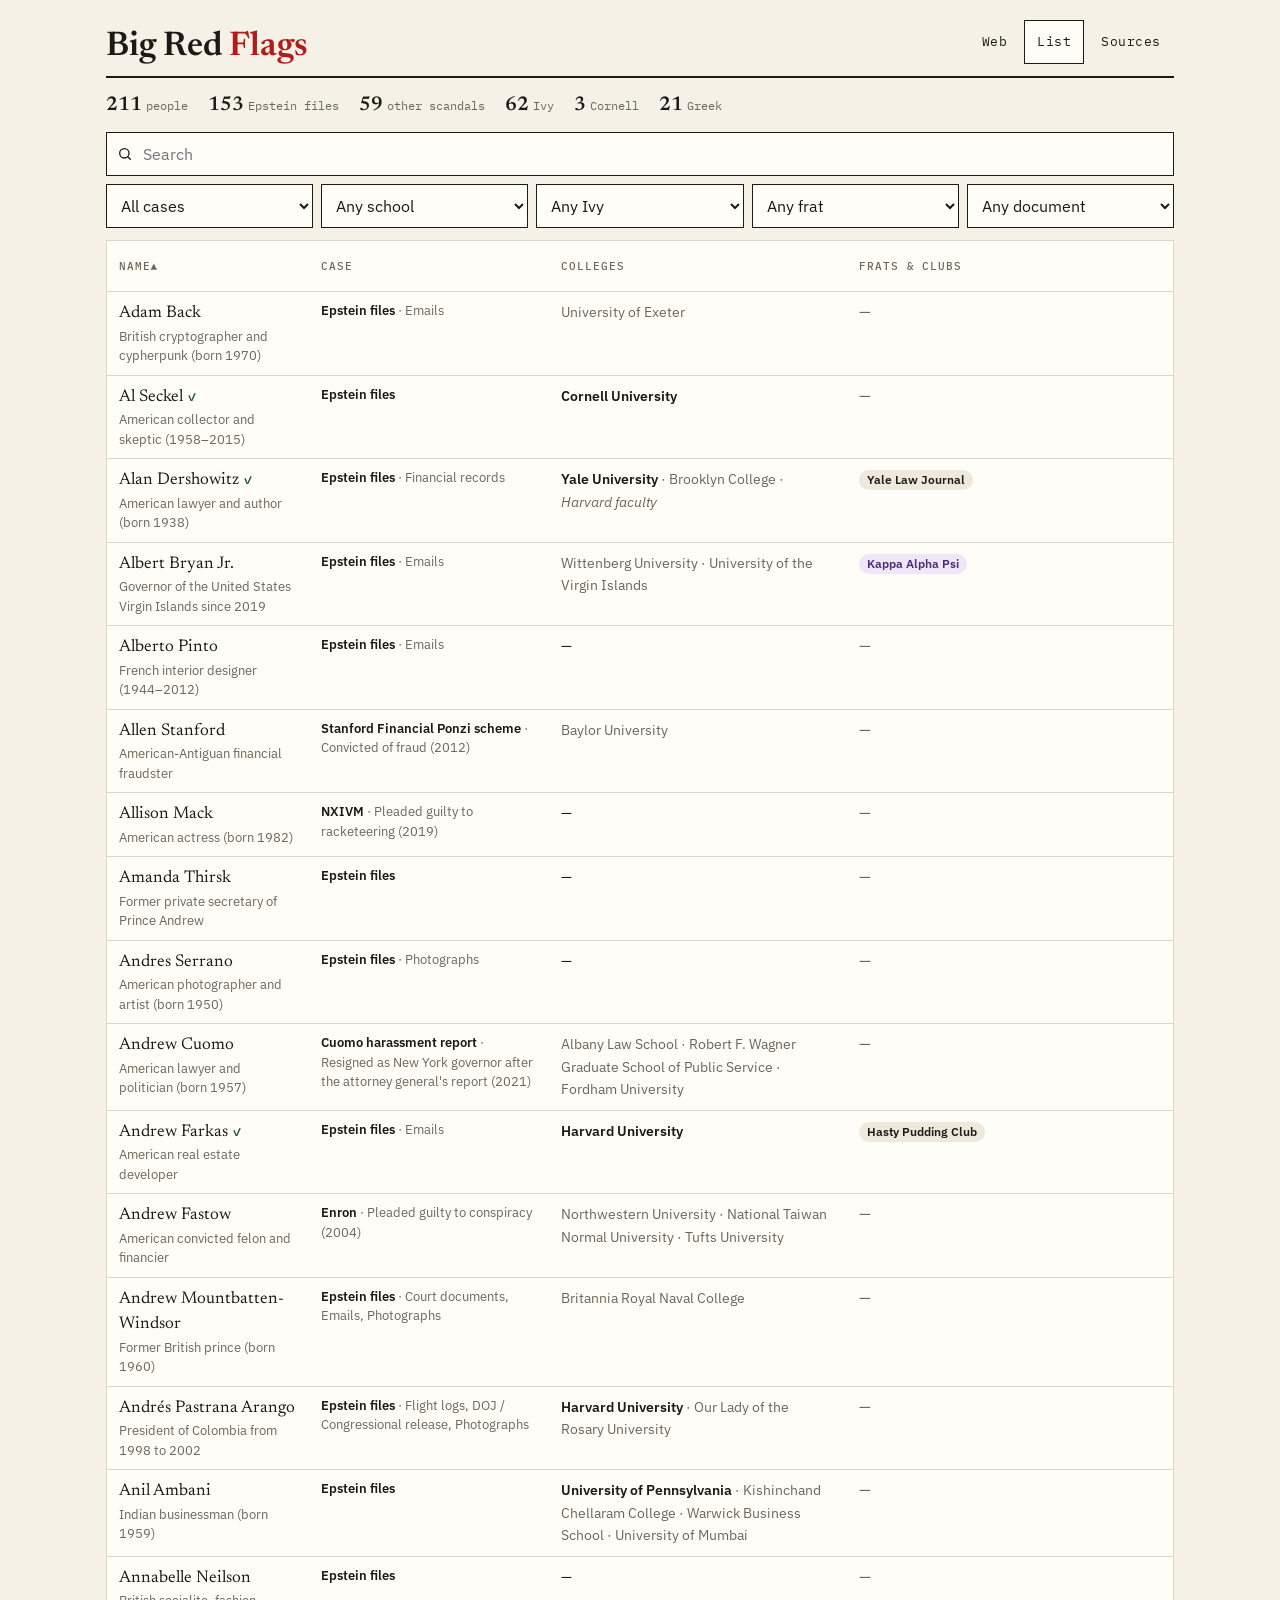
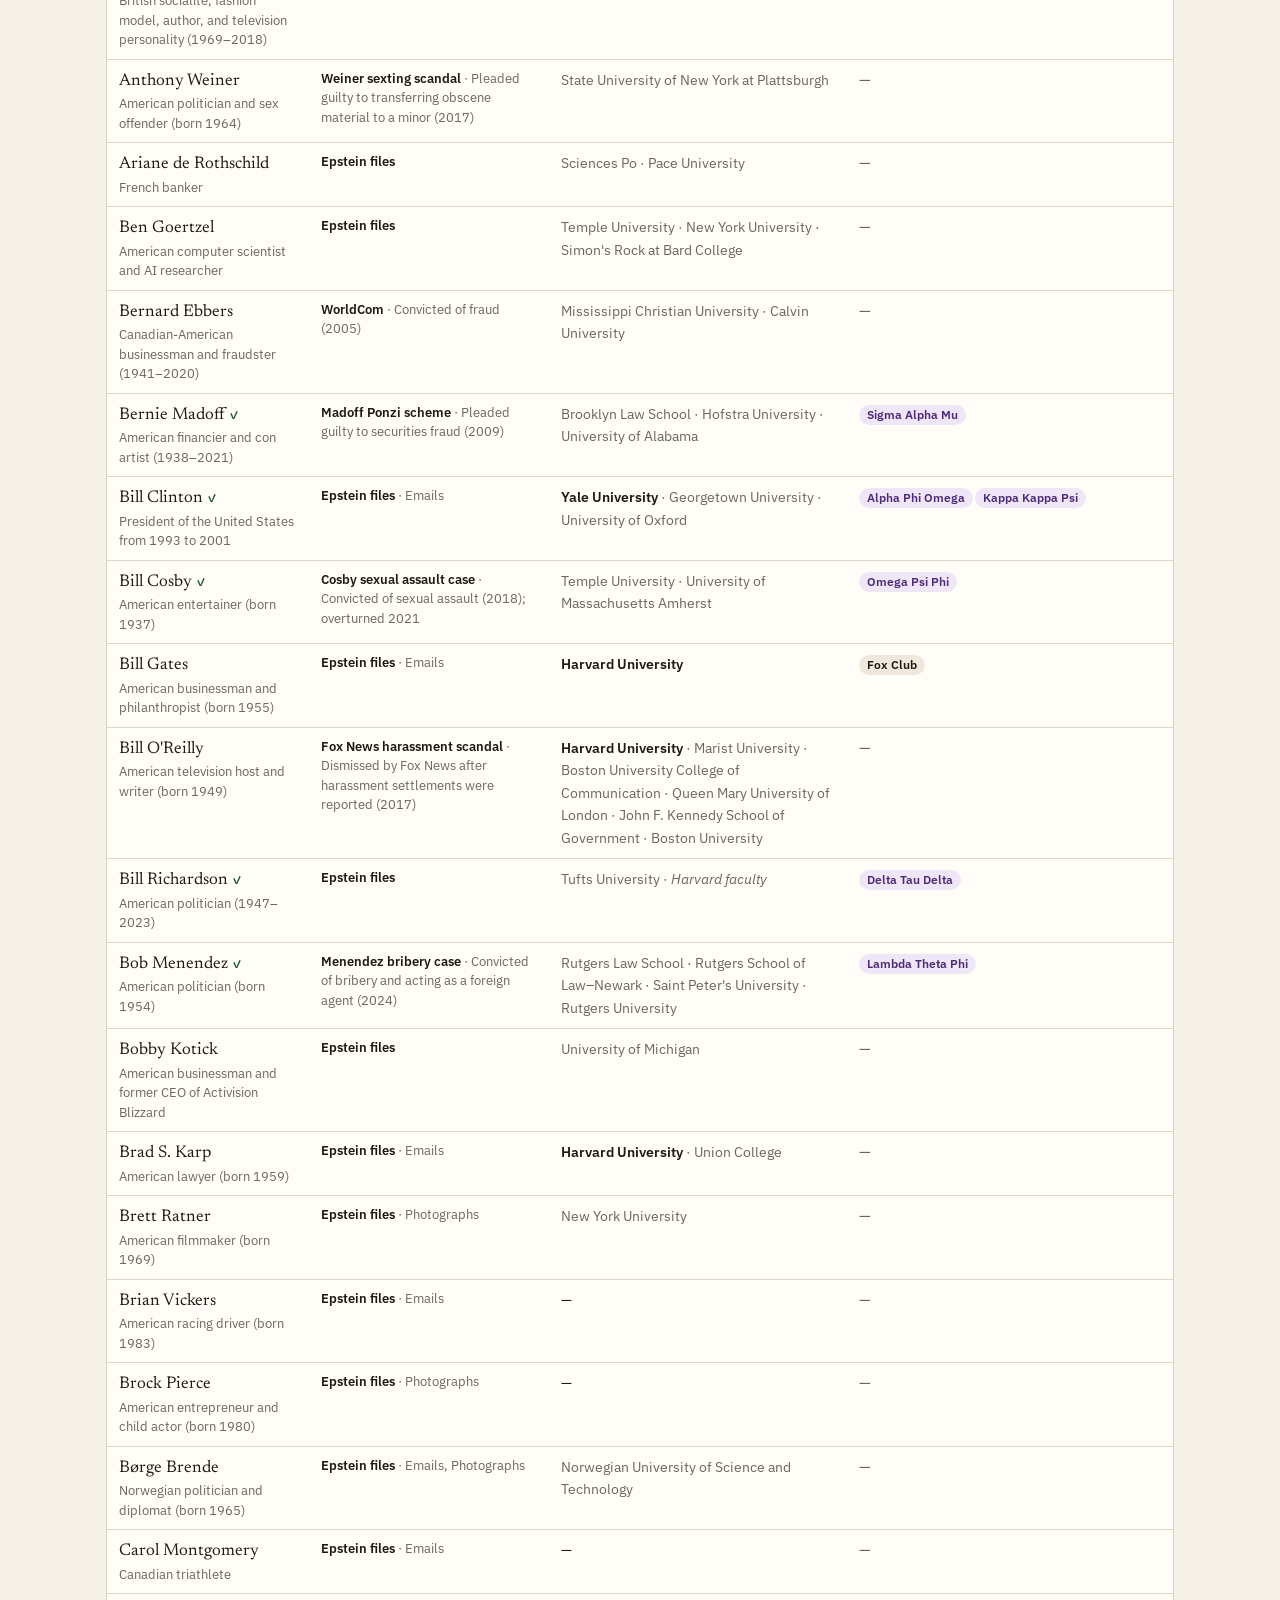
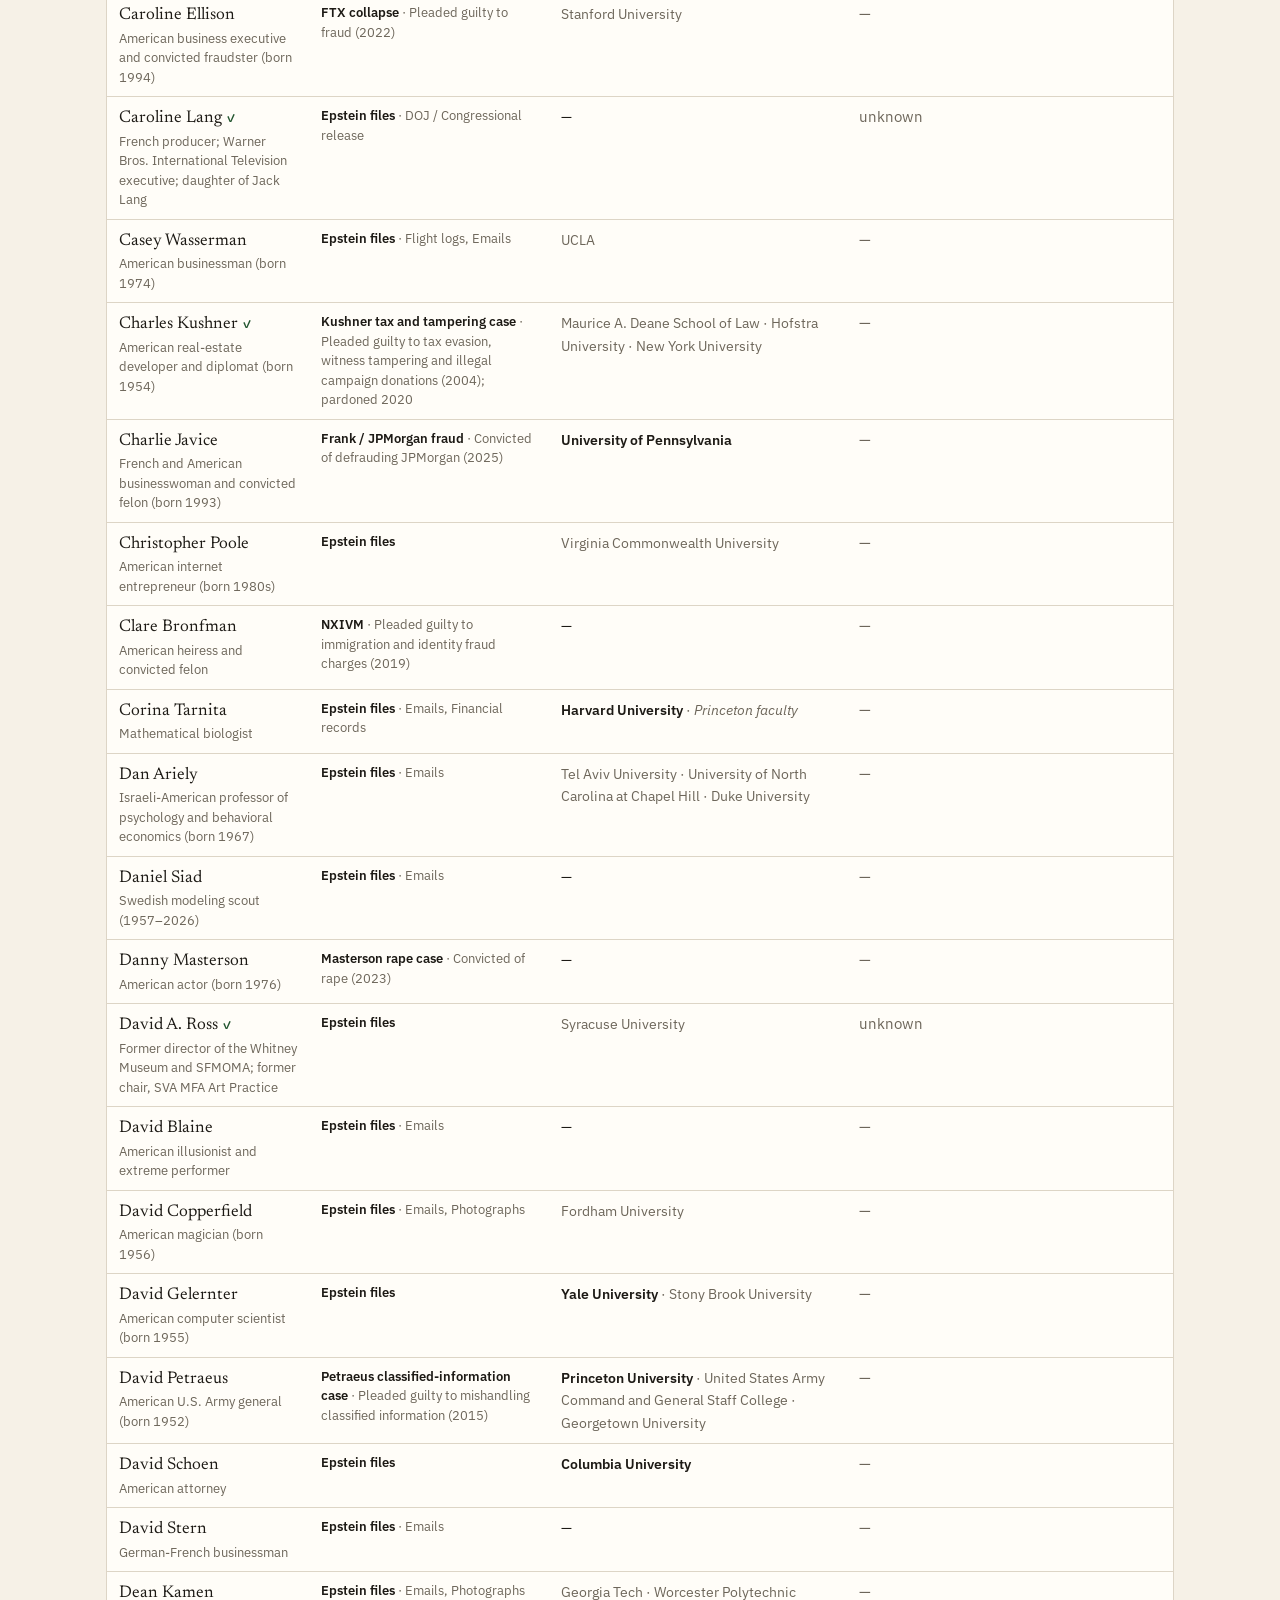
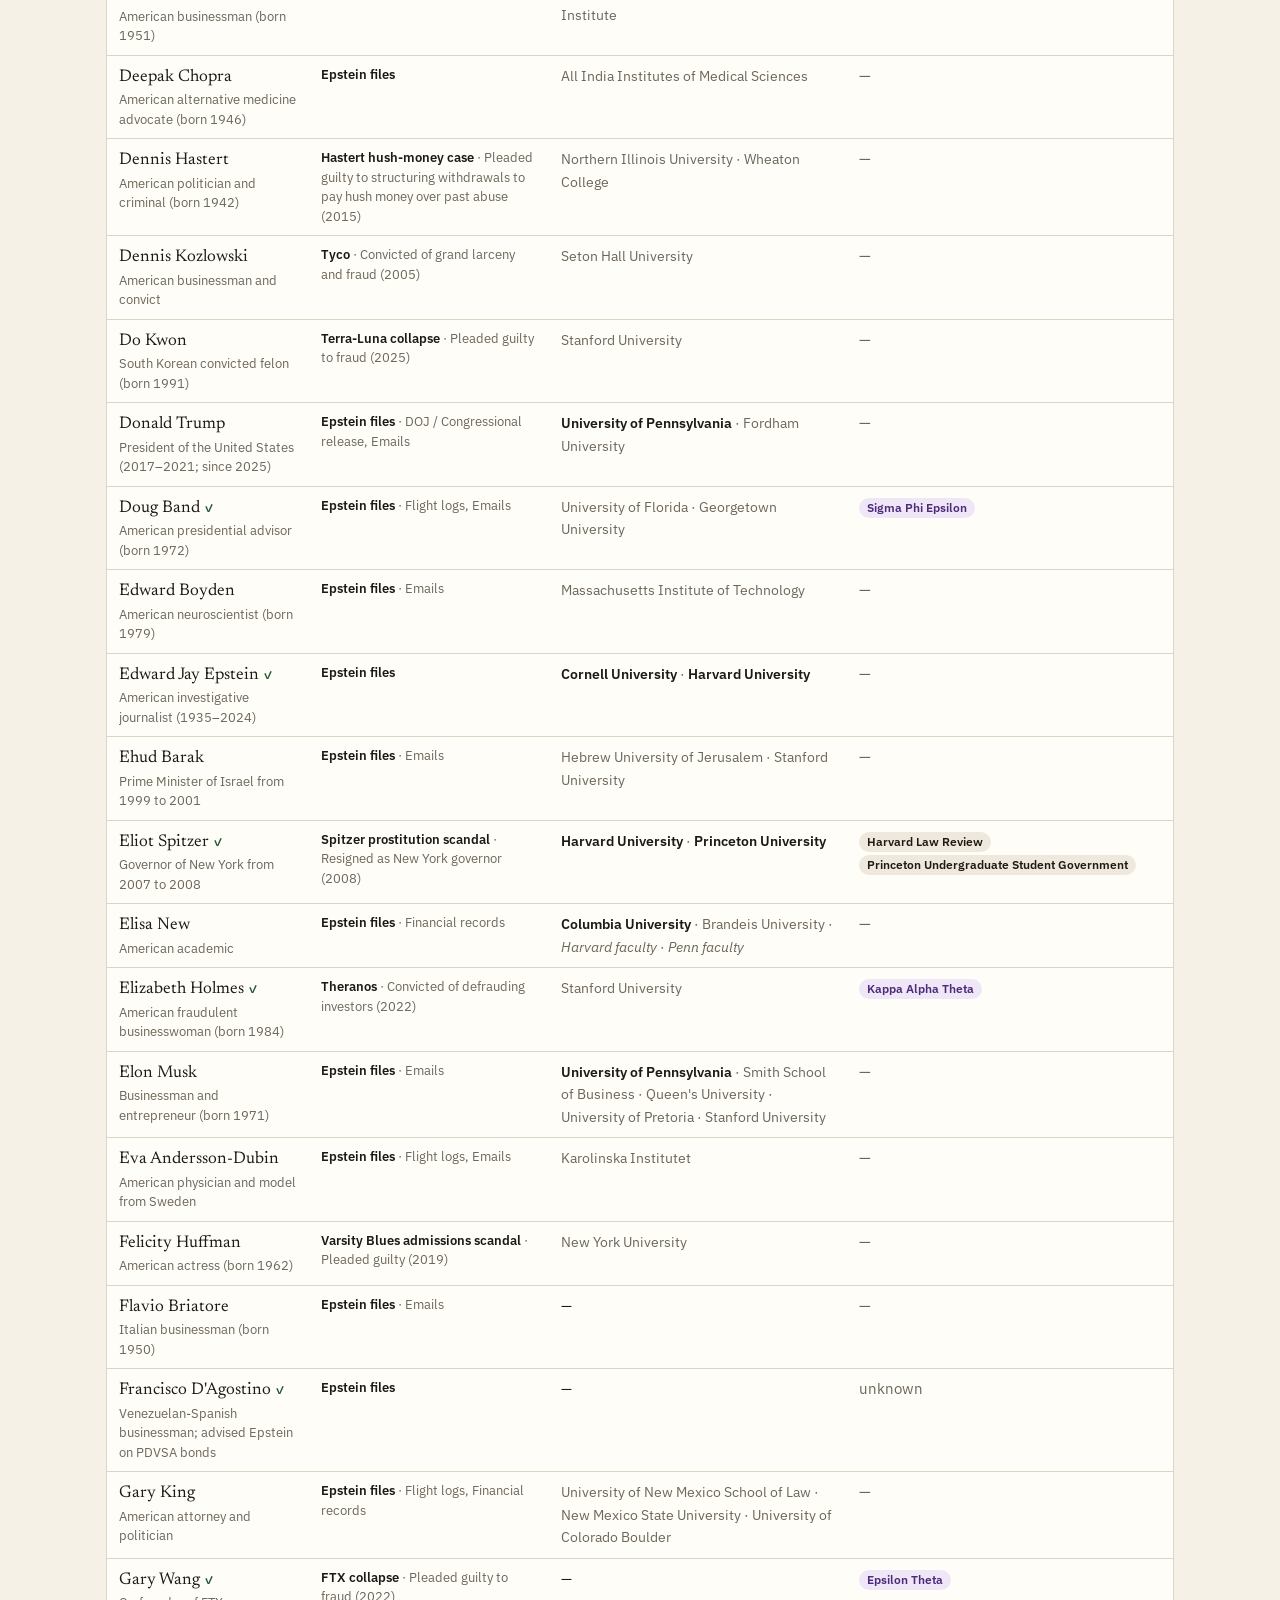
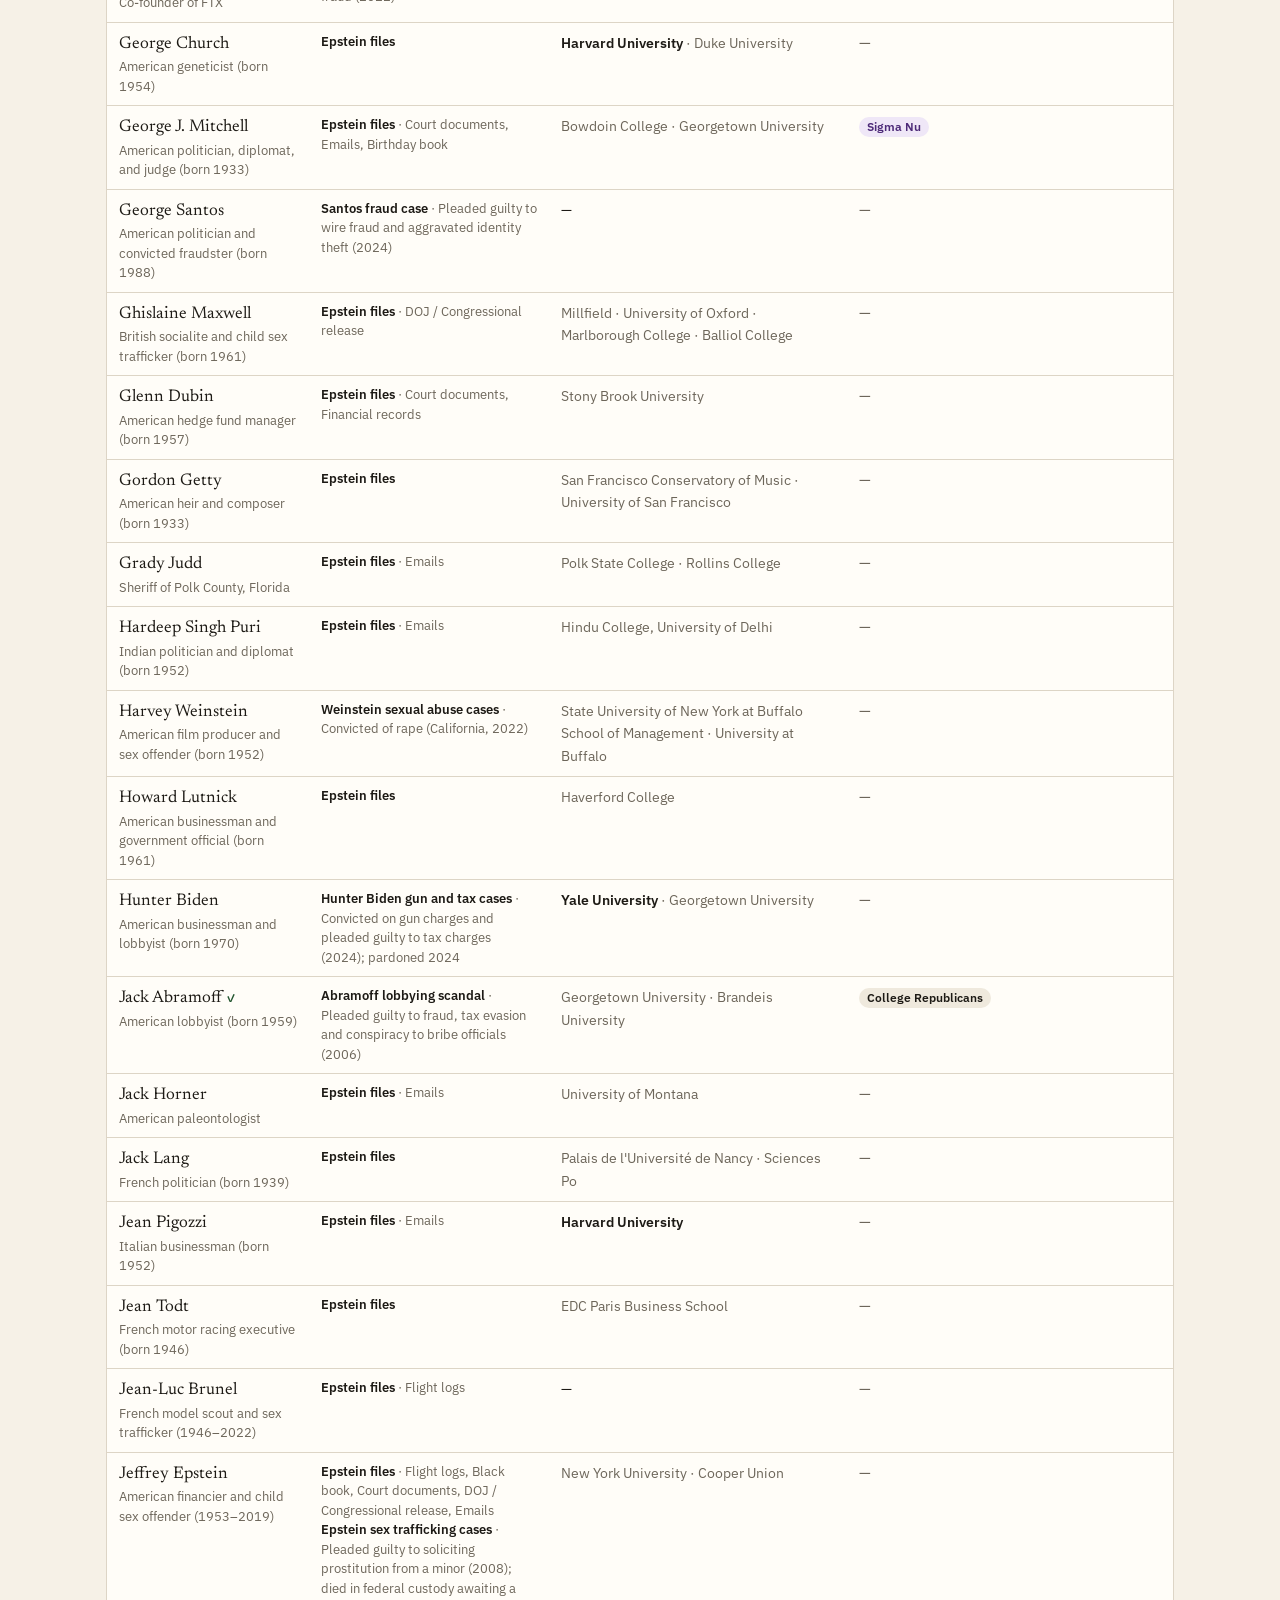
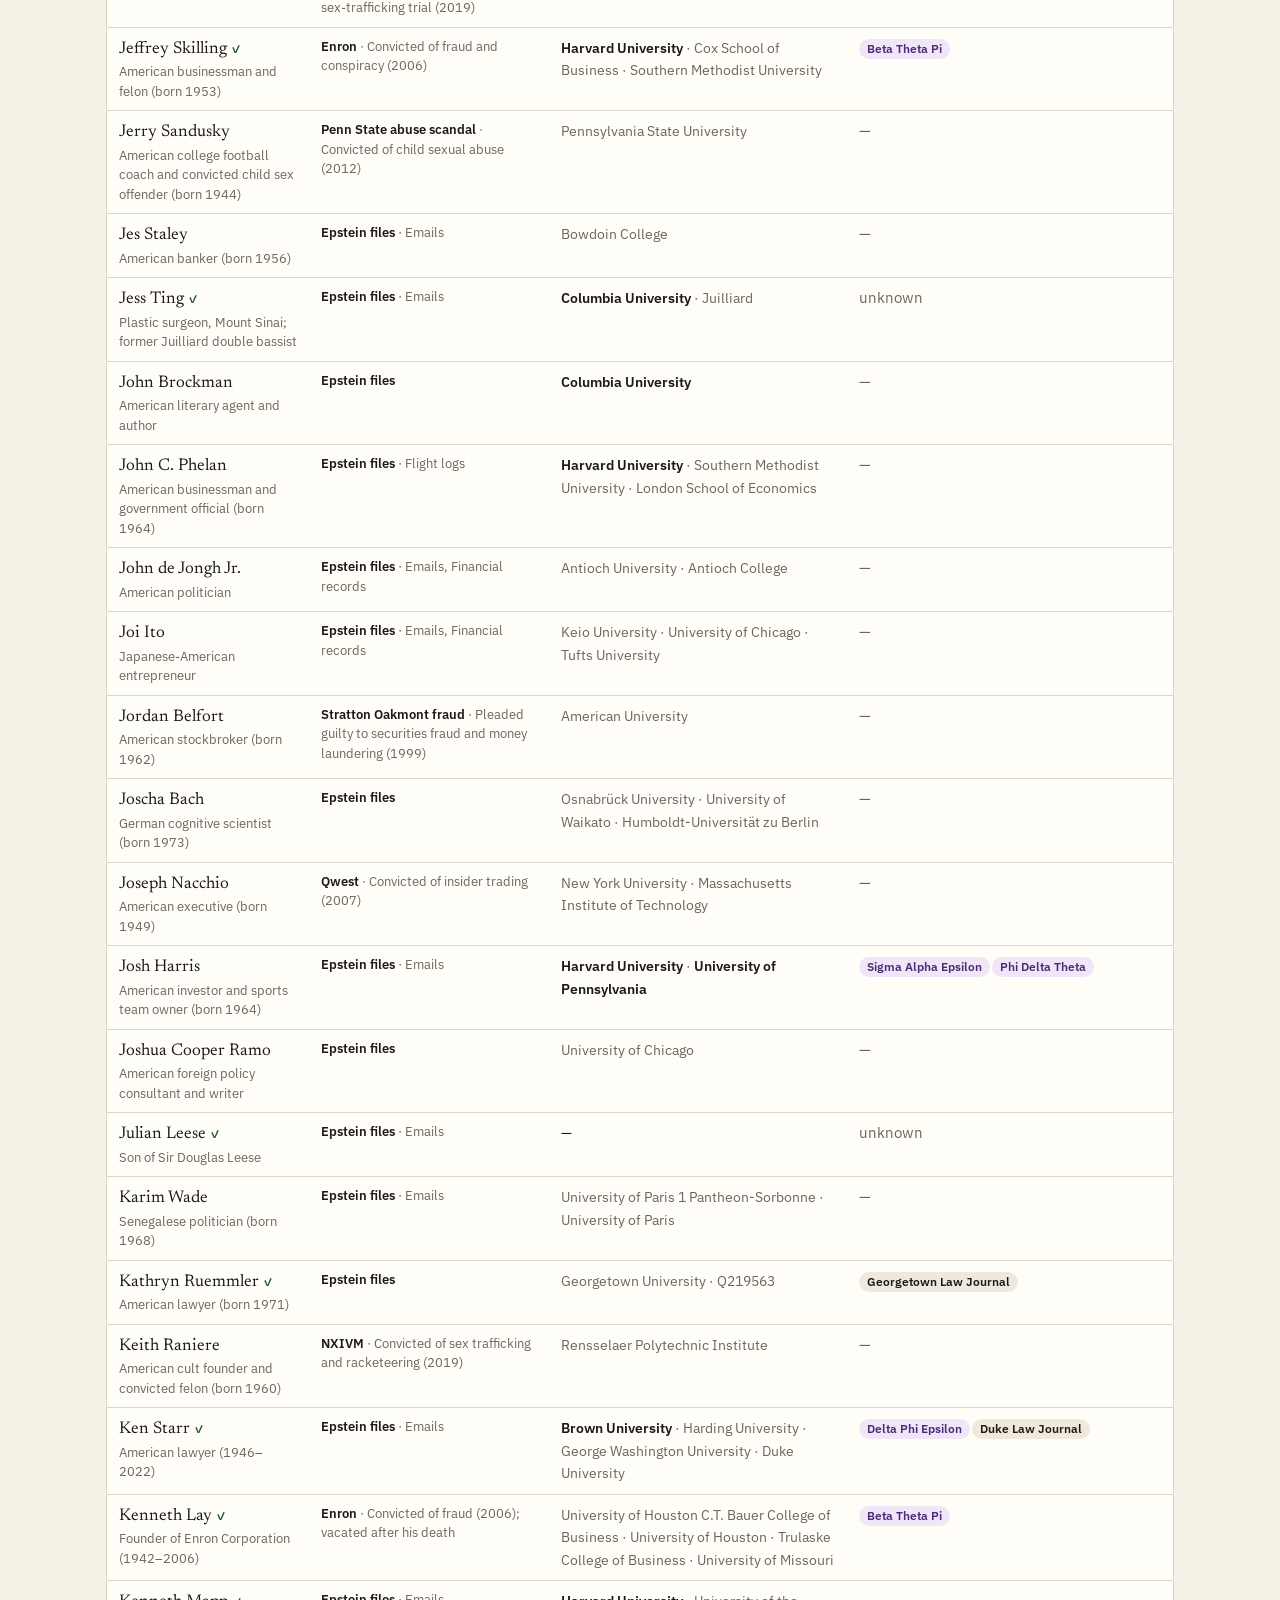
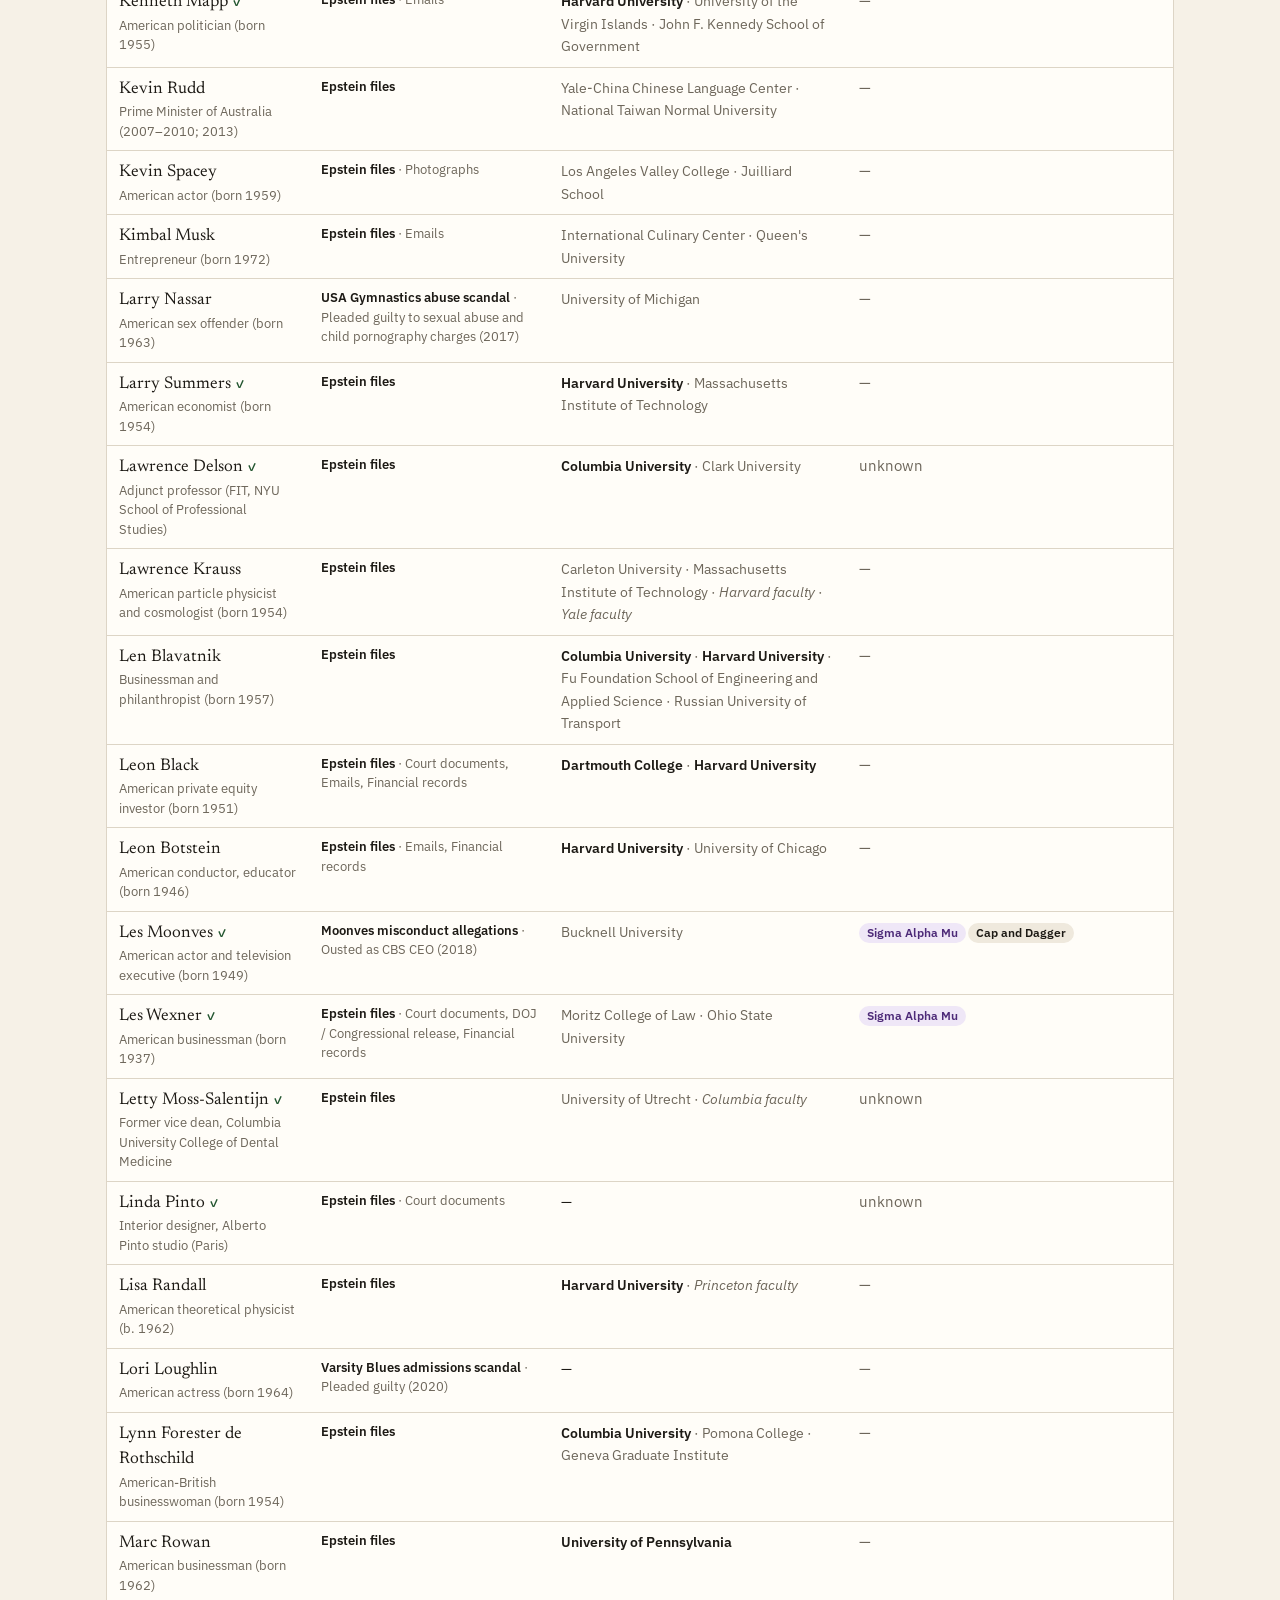
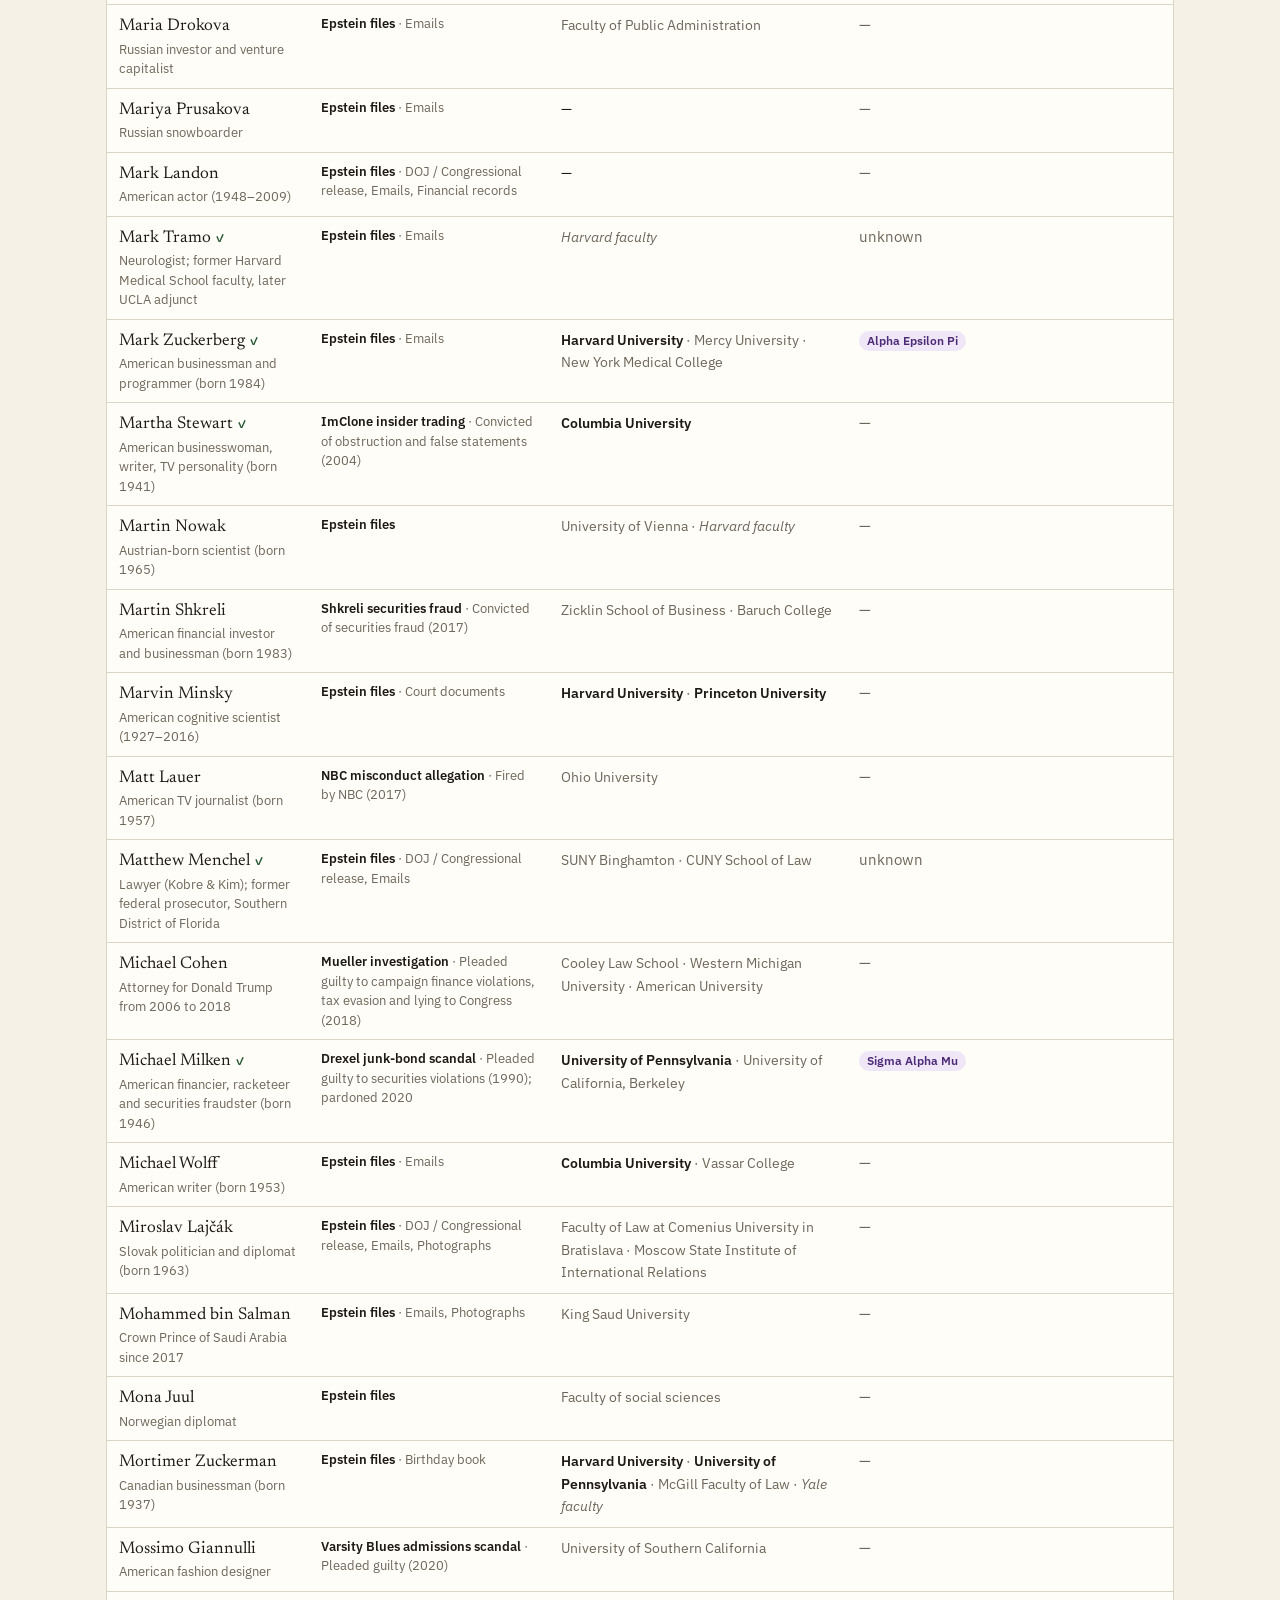
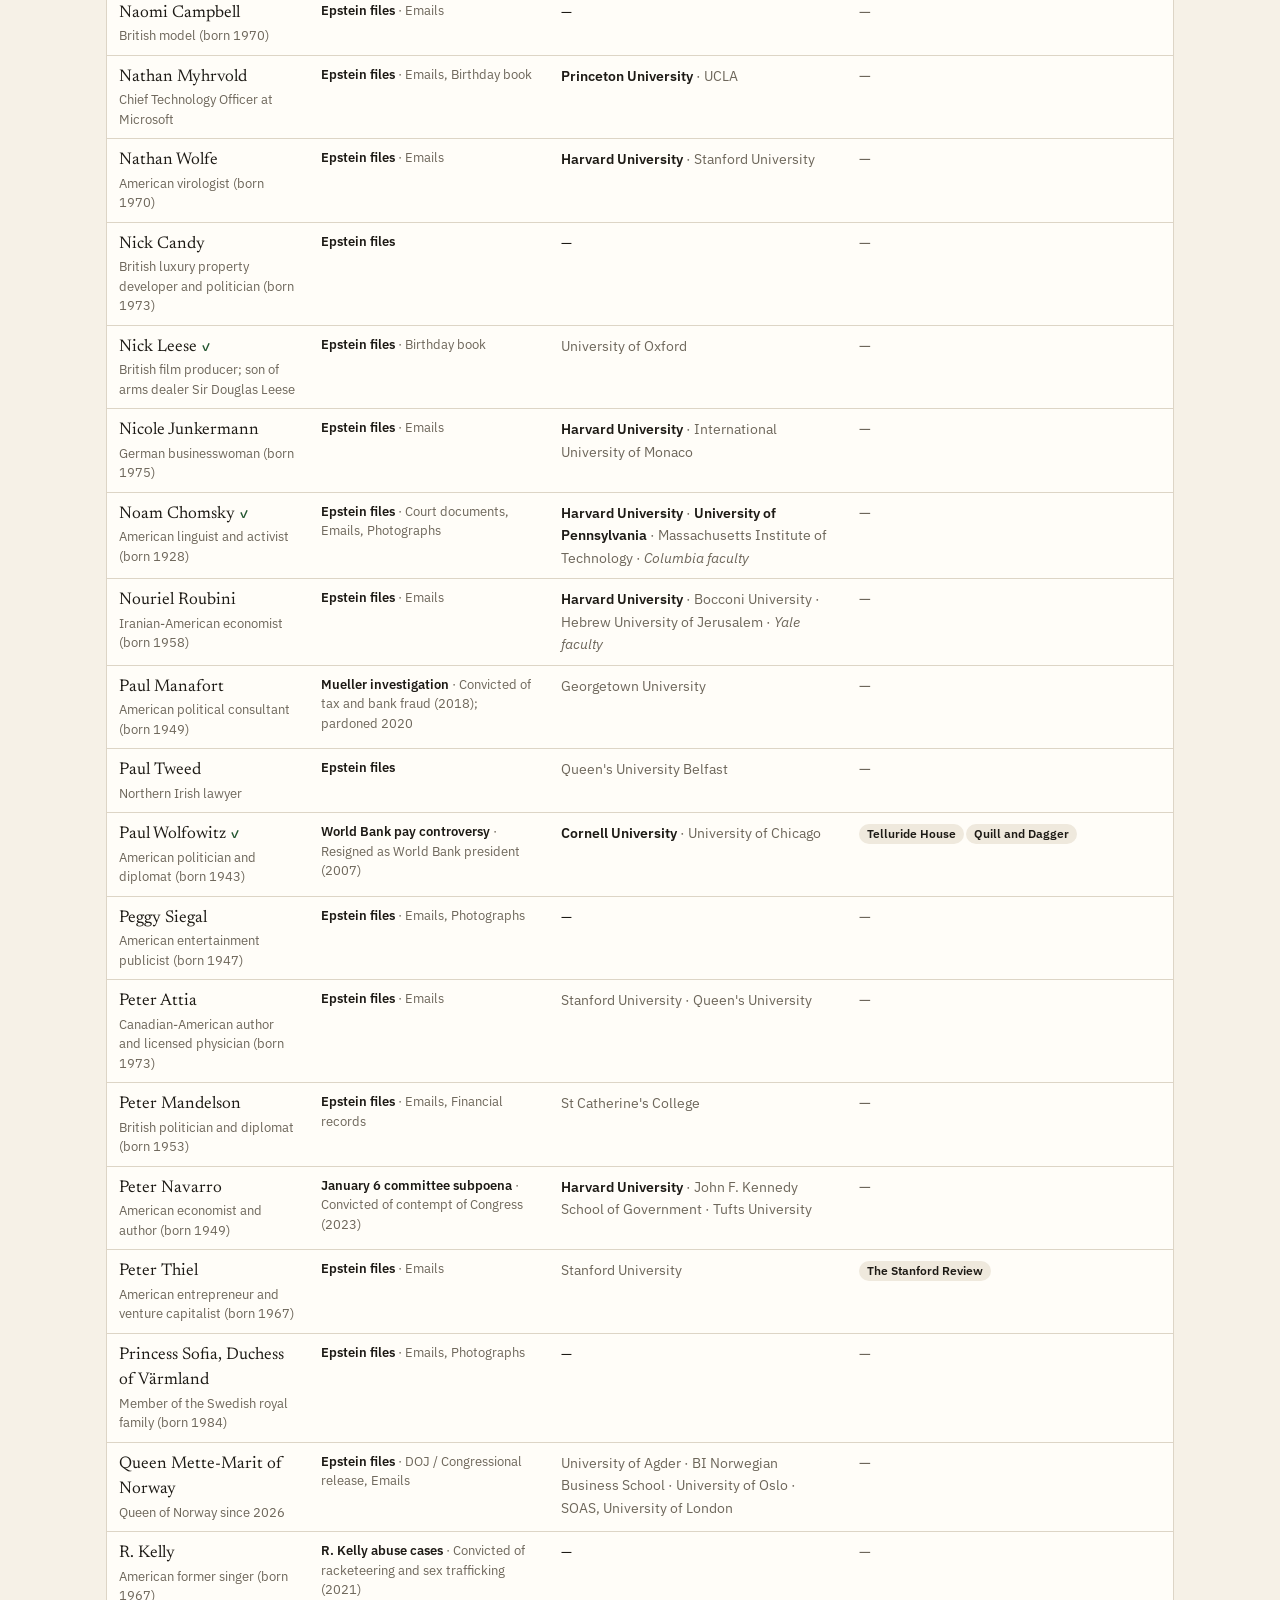
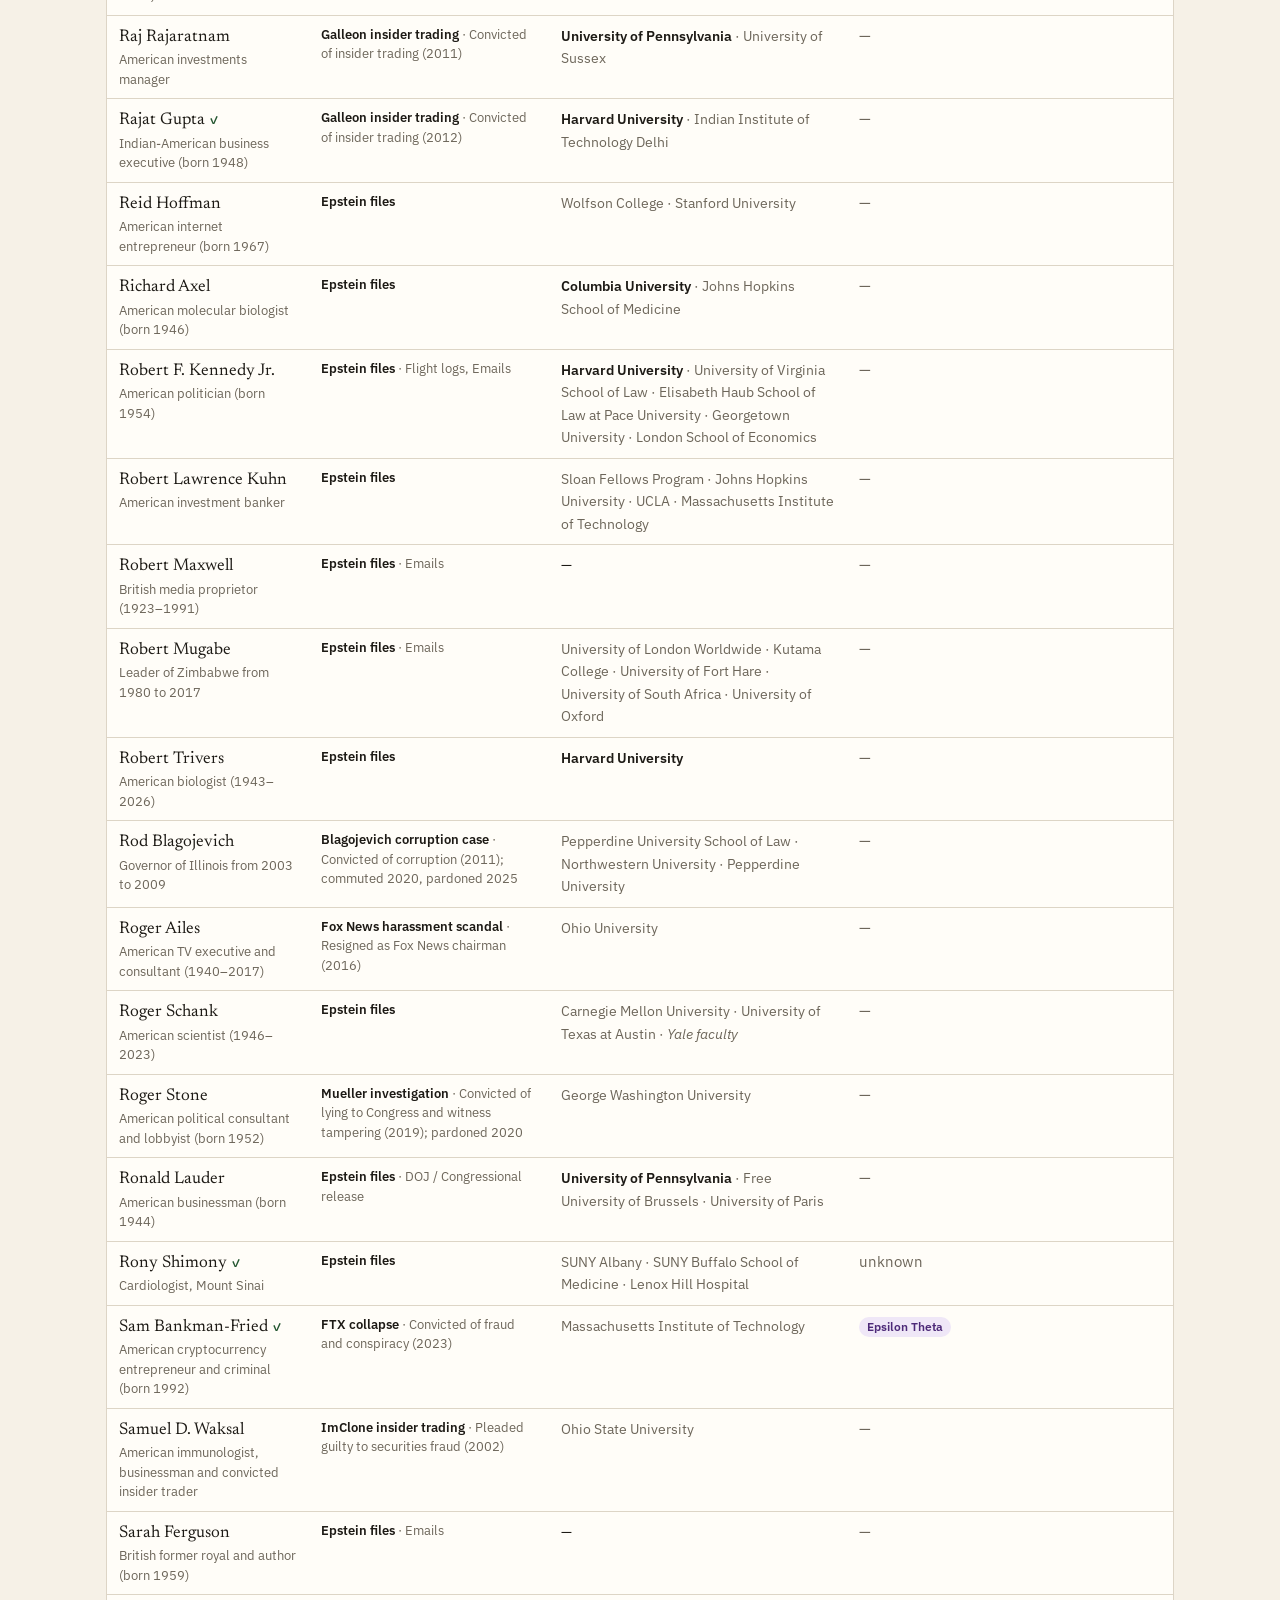
<file: docs/list.html>
<!doctype html>
<html lang="en">
<head>
<meta charset="utf-8">
<meta name="viewport" content="width=device-width, initial-scale=1">
<title>Big Red Flags List</title>
<link rel="preconnect" href="https://fonts.googleapis.com">
<link rel="preconnect" href="https://fonts.gstatic.com" crossorigin>
<link href="https://fonts.googleapis.com/css2?family=Newsreader:opsz,wght@6..72,400;6..72,600&family=IBM+Plex+Mono:wght@400;500&family=IBM+Plex+Sans:wght@400;500;600&display=swap" rel="stylesheet">
<link rel="stylesheet" href="assets/site.css">
<style>
.controls{display:grid;grid-template-columns:repeat(5,minmax(0,1fr));gap:8px;margin-bottom:12px}
.controls>.field{grid-column:1/-1}
.filtbtn{display:none}
.tablewrap{border:1px solid var(--line);background:var(--surface)}
table{width:100%;border-collapse:collapse}
th,td{text-align:left;padding:9px 12px;border-bottom:1px solid var(--line);vertical-align:top}
th{font-family:var(--mono);font-size:11px;font-weight:500;letter-spacing:.08em;text-transform:uppercase;color:var(--muted);white-space:nowrap}
th button{all:unset;cursor:pointer;min-height:32px;display:inline-flex;align-items:center}
th[aria-sort="ascending"] button::after{content:" ▲"}th[aria-sort="descending"] button::after{content:" ▼"}
tr.open>td{background:var(--hl)}
.toggle{all:unset;cursor:pointer;font-family:var(--serif);font-size:17px}
.toggle:focus-visible{outline:2px solid var(--ink);outline-offset:2px}
.desc{color:var(--muted);font-size:13px}
.pill{display:inline-block;padding:1px 8px;border-radius:999px;font-size:12px;font-weight:600;white-space:nowrap;margin:1px 2px 1px 0}
.pill.greek{background:var(--greek-bg);color:var(--greek)}
.chip{display:inline-block;border:1px solid var(--line);padding:0 6px;margin:1px 2px 1px 0;font-size:12px}
.case{font-size:13px}.case b{font-weight:600}
.cols{font-size:14px;line-height:1.45}
.cols .ivy{font-weight:600;color:var(--ink)}
.cols .oth{color:var(--muted)}
.cols .fac{color:var(--muted);font-style:italic}
.ver{font-size:11px;color:var(--yes);font-weight:600;margin-left:4px}
.detail{font-size:13px;line-height:1.5}
.detail h3{font-family:var(--mono);font-size:10px;font-weight:500;letter-spacing:.08em;color:var(--muted);margin:10px 0 2px;text-transform:uppercase}
.detail ul{margin:2px 0;padding-left:18px}.detail li{margin:2px 0}
.empty{padding:30px;text-align:center;color:var(--muted)}
.ledger{display:none}
.lrow{display:flex;align-items:flex-start;gap:10px;padding:10px 16px;border-bottom:1px solid var(--line)}
.lrow.open{background:var(--hl)}
.lname{flex:1;min-width:0;display:flex;flex-direction:column;align-items:flex-start;gap:2px}
.lname .toggle{font-size:17px;text-align:left}
.lname .cols{font-size:13px}
.lname .tag{font-family:var(--mono);font-size:10px;letter-spacing:.04em;color:var(--muted);text-transform:uppercase}
.lgreek{flex-shrink:0;max-width:92px;text-align:right;font-family:var(--serif);font-size:16px;padding-top:1px}
.lgreek.none{color:var(--muted);font-size:13px}
.ldetail{padding:4px 16px 14px;background:var(--hl);border-bottom:1px solid var(--line)}
@media (max-width:719px){
  .wrap{padding:16px 0 32px}
  .top,.stats{padding-left:16px;padding-right:16px}
  .top h1{font-size:30px}
  .controls{grid-template-columns:minmax(0,1fr) auto;padding:0 16px}
  .controls>.field{grid-column:auto}
  .controls .opt{display:none}
  .controls.show select.opt{display:block;width:100%;grid-column:1/-1}
  .filtbtn{display:inline-flex;align-items:center;justify-content:center}
  .tablewrap{display:none}
  .ledger{display:block;border-top:2px solid var(--ink)}
}
</style>
</head>
<body>
<div class="wrap">
  <header class="top">
    <h1><a href="index.html">Big Red <span style="color:var(--red)">Flags</span></a></h1>
    <nav class="tabs" aria-label="Pages"><a href="index.html">Web</a><a href="list.html" aria-current="page">List</a><a href="sources.html">Sources</a></nav>
  </header>
  <div class="stats" id="stats"></div>
  <div class="controls" id="controls">
    <label class="field"><svg width="16" height="16" viewBox="0 0 24 24" fill="none" stroke="currentColor" stroke-width="2" stroke-linecap="round" aria-hidden="true"><circle cx="11" cy="11" r="7"/><path d="M20 20l-3.5-3.5"/></svg><span class="sr">Search</span><input id="q" type="search" placeholder="Search" enterkeyhint="search" autocomplete="off"></label>
    <button class="btn filtbtn" id="filtbtn" aria-expanded="false" aria-controls="controls" aria-label="Filters"><svg width="18" height="18" viewBox="0 0 24 24" fill="none" stroke="currentColor" stroke-width="2" stroke-linecap="round" aria-hidden="true"><path d="M4 6h16M7 12h10M10 18h4"/></svg></button>
    <label class="sr" for="fg">Case</label><select id="fg" class="opt"><option value="">All cases</option><option value="epstein">Epstein files</option><option value="scandal">Other scandals</option></select>
    <label class="sr" for="fs">School</label><select id="fs" class="opt"><option value="">Any school</option></select>
    <label class="sr" for="fc">Ivy status</label><select id="fc" class="opt"><option value="">Any Ivy</option><option value="hit">Attended an Ivy</option><option value="faculty">Ivy faculty</option><option value="none">No Ivy</option></select>
    <label class="sr" for="ff">Fraternity</label><select id="ff" class="opt"><option value="">Any frat</option><option value="yes">In a frat</option><option value="club">In a society/club</option><option value="unknown">Frat unknown</option><option value="no">No frat found</option></select>
    <label class="sr" for="fd">Document</label><select id="fd" class="opt"><option value="">Any document</option></select>
  </div>

  <div class="tablewrap">
    <table>
      <thead><tr>
        <th aria-sort="ascending" data-k="name"><button>Name</button></th>
        <th data-k="case"><button>Case</button></th>
        <th data-k="ivy"><button>Colleges</button></th>
        <th data-k="frat"><button>Frats &amp; clubs</button></th>
      </tr></thead>
      <tbody id="tb"></tbody>
    </table>
  </div>
  <section class="ledger" aria-label="People"><div id="lb"></div></section>
</div>
<script>
const IVY=["Brown","Columbia","Cornell","Dartmouth","Harvard","Penn","Princeton","Yale"];
const IVY_FULL={"Brown University":"Brown","Columbia University":"Columbia","Cornell University":"Cornell","Dartmouth College":"Dartmouth","Harvard University":"Harvard","University of Pennsylvania":"Penn","Princeton University":"Princeton","Yale University":"Yale"};
const SHORT={...IVY_FULL,"Massachusetts Institute of Technology":"MIT","Stanford University":"Stanford","New York University":"NYU","Georgetown University":"Georgetown","University of Oxford":"Oxford","University of Cambridge":"Cambridge","London School of Economics":"LSE","University of Chicago":"UChicago","Duke University":"Duke","Tufts University":"Tufts","Northwestern University":"Northwestern"};
const GREEK={Alpha:"Α",Beta:"Β",Gamma:"Γ",Delta:"Δ",Epsilon:"Ε",Zeta:"Ζ",Eta:"Η",Theta:"Θ",Iota:"Ι",Kappa:"Κ",Lambda:"Λ",Mu:"Μ",Nu:"Ν",Xi:"Ξ",Omicron:"Ο",Pi:"Π",Rho:"Ρ",Sigma:"Σ",Tau:"Τ",Upsilon:"Υ",Phi:"Φ",Chi:"Χ",Psi:"Ψ",Omega:"Ω"};
const RANK={yes:0,possible:1,unknown:2,no:3};
const $=id=>document.getElementById(id);
const esc=s=>String(s??"").replace(/[&<>"']/g,c=>({"&":"&amp;","<":"&lt;",">":"&gt;",'"':"&quot;","'":"&#39;"}[c]));
const safeUrl=u=>/^https:\/\//.test(u||"")?u:"#";
const clean=n=>n.replace(/\s*\(.*\)$/,"");
const greek=o=>{const w=o.split(/\s+/);return w.every(x=>GREEK[x])?w.map(x=>GREEK[x]).join(""):o};
const mq=matchMedia("(max-width:719px)");
let DATA=[],sortK="name",sortDir="asc",open=new Set();

fetch("data/people.json").then(r=>r.json()).then(d=>{
  DATA=d.people;const c=d.meta.counts;
  $("stats").innerHTML=`<span><b>${c.people}</b>people</span><span><b>${c.epstein}</b>Epstein files</span><span><b>${c.scandal}</b>other scandals</span><span><b>${c.ivy_yes}</b>Ivy</span><span><b>${c.cornell}</b>Cornell</span><span><b>${c.frat_yes}</b>Greek</span>`;
  $("fs").innerHTML+=IVY.map(s=>`<option value="${s}">${s} (${c.by_school[s].yes})</option>`).join("");
  $("fd").innerHTML+=[...new Set(DATA.flatMap(p=>p.documents))].sort().map(x=>`<option>${esc(x)}</option>`).join("");
  const h=decodeURIComponent(location.hash.slice(1));
  if(h&&DATA.find(p=>p.name===h)){open.add(h);$("q").value=clean(h)}
  render();
}).catch(e=>{$("tb").innerHTML=$("lb").innerHTML=`<p class="empty">Could not load data: ${esc(e.message)}</p>`});

function ivyRank(p){const v=Object.values(p.schools).filter(x=>x.status!=="no");return v.length?Math.min(...v.map(x=>RANK[x.status])):(p.colleges.length?5:9)}
function val(p,k){
  if(k==="ivy")return ivyRank(p);
  if(k==="frat")return (RANK[p.frat.status]??3)-(clubs(p).length?.5:0);
  if(k==="case")return (p.cases[0]?.case||"~Epstein files").toLowerCase();
  return clean(p.name).toLowerCase();
}
function match(p){
  const q=$("q").value.trim().toLowerCase(),fg=$("fg").value,fs=$("fs").value,fc=$("fc").value,ff=$("ff").value,fd=$("fd").value;
  if(q&&!(p.name+" "+p.description+" "+p.frat.orgs.join(" ")+" "+p.colleges.join(" ")+" "+p.cases.map(c=>c.case).join(" ")).toLowerCase().includes(q))return false;
  if(fg==="epstein"&&!p.epstein)return false;
  if(fg==="scandal"&&!p.cases.length)return false;
  const sch=fs?(p.schools[fs]?[p.schools[fs]]:[]):Object.values(p.schools);
  if(fs&&!sch.length)return false;
  if(fc==="hit"&&!sch.some(x=>x.status==="yes"||x.status==="possible"))return false;
  if(fc==="faculty"&&!sch.some(x=>x.faculty))return false;
  if(fc==="none"&&Object.values(p.schools).some(x=>x.status!=="no"))return false;
  if(ff==="club"){if(!clubs(p).length)return false}else if(ff&&p.frat.status!==ff)return false;
  if(fd&&!p.documents.includes(fd))return false;
  return true;
}
function colleges(p,short){
  const fac=Object.entries(p.schools).filter(([s,x])=>x.status==="no"&&x.faculty).map(([s])=>s);
  const parts=p.colleges.map(c=>{const ivy=IVY_FULL[c],poss=ivy&&p.schools[ivy]?.status==="possible";return `<span class="${ivy?"ivy":"oth"}">${esc(short&&SHORT[c]||c)}${poss?"?":""}</span>`});
  fac.forEach(s=>parts.push(`<span class="fac">${esc(s)} faculty</span>`));
  return parts.length?`<span class="cols">${parts.join('<span class="oth"> · </span>')}</span>`:'<span class="cols oth">—</span>';
}
function caseCell(p){
  const out=[];
  if(p.epstein)out.push(`<div class="case"><b>Epstein files</b>${p.documents.length?` <span class="muted">· ${esc(p.documents.join(", "))}</span>`:""}</div>`);
  p.cases.forEach(c=>out.push(`<div class="case"><b>${esc(c.case)}</b> <span class="muted">· ${esc(c.outcome)}</span></div>`));
  return out.join("");
}
function evList(ev){
  if(!ev||!ev.length)return "<p class='muted' style='margin:2px 0'>No evidence found.</p>";
  return `<ul>${ev.map(e=>`<li><span class="muted">${esc(e.source)}:</span> ${esc(e.text)}${e.url?` <a href="${safeUrl(e.url)}" target="_blank" rel="noopener">source</a>`:""}</li>`).join("")}</ul>`;
}
function detail(p,mobile){
  const link=p.url?`<a href="${safeUrl(p.url)}" target="_blank" rel="noopener">${p.manual?"Profile":"Wikipedia"}</a>`:"";
  const srcs=(p.education_sources||[]).map(e=>`<a href="${safeUrl(e.url)}" target="_blank" rel="noopener">${esc(e.source)}</a>`).join(" · ");
  return `<div class="detail">
    ${mobile?`<p class="desc" style="margin:6px 0 0">${esc(p.description)}</p><h3>Case</h3>${caseCell(p)}`:""}
    ${p.note?`<p style="margin:6px 0">${esc(p.note)}</p>`:""}
    <h3>Education</h3>${esc(p.education.join(" · ")||"None found")}${srcs?` <span class="muted">(${srcs})</span>`:""}
    ${Object.entries(p.schools).map(([s,x])=>`<h3>${esc(s)} — ${x.status==="no"?"faculty":esc(x.status)}</h3>${evList(x.evidence)}`).join("")}
    ${(p.orgs||[]).filter(o=>o.status==="yes").map(o=>`<h3>${esc(o.name)} — ${esc(o.kind)}</h3>${evList(o.evidence)}`).join("")}
    <h3>Fraternity${p.frat.orgs.length?" — "+esc(p.frat.orgs.join(", ")):""}</h3>${p.frat.status==="unknown"?"<p class='muted' style='margin:2px 0'>Unknown.</p>":evList(p.frat.evidence)}
    ${p.frat.honor_societies&&p.frat.honor_societies.length?`<h3>Honor societies (not counted)</h3>${esc(p.frat.honor_societies.join(", "))}`:""}
    <p style="margin:8px 0 0">${link}${p.verified?`<span class="ver">✓ ${p.manual?"researched":"verified"}</span>`:""}</p>
  </div>`;
}
function clubs(p){return (p.orgs||[]).filter(o=>o.status==="yes"&&o.kind!=="honor")}
function fratCell(p){
  const c=clubs(p);
  if(p.frat.status==="unknown"&&!c.length)return '<span class="muted">unknown</span>';
  if(!p.frat.orgs.length&&!c.length)return '<span class="muted">—</span>';
  return p.frat.orgs.map(o=>`<span class="pill greek">${esc(o)}</span>`).join("")+c.map(o=>`<span class="pill" style="background:var(--hl)">${esc(o.name)}</span>`).join("");
}
function rows(){
  return DATA.filter(match).sort((a,b)=>{
    const x=val(a,sortK),y=val(b,sortK);
    const r=x<y?-1:x>y?1:clean(a.name).localeCompare(clean(b.name));
    return sortDir==="asc"?r:-r;
  });
}
function toggleHandler(rs){return e=>{const b=e.target.closest("button.toggle");if(!b)return;const n=rs[+b.dataset.n].name;open.has(n)?open.delete(n):open.add(n);render()}}
function render(){
  const rs=rows();
  if(mq.matches){
    $("lb").innerHTML=rs.length?rs.map((p,i)=>{
      const o=open.has(p.name);
      const g=p.frat.status==="unknown"?'<span class="lgreek none">unk.</span>':p.frat.orgs.length?`<span class="lgreek">${esc(p.frat.orgs.map(greek).join(" "))}</span>`:'<span class="lgreek none">—</span>';
      const cl=clubs(p).length?`<span class="tag" style="color:var(--club)">${esc(clubs(p).map(o=>o.name).join(" · "))}</span>`:"";
      const tag=p.cases.length?`<span class="tag">${esc(p.cases.map(c=>c.case).join(" · "))}</span>`:"";
      return `<div class="lrow${o?" open":""}"><div class="lname"><button class="toggle" data-n="${i}" aria-expanded="${o}">${esc(clean(p.name))}</button>${colleges(p,true)}${cl}${tag}</div>${g}</div>${o?`<div class="ldetail">${detail(p,true)}</div>`:""}`;
    }).join(""):`<p class="empty">No matches.</p>`;
    $("lb").onclick=toggleHandler(rs);
  }else{
    $("tb").innerHTML=rs.length?rs.map((p,i)=>{
      const o=open.has(p.name);
      return `<tr class="${o?"open":""}"><td><button class="toggle" data-n="${i}" aria-expanded="${o}">${esc(clean(p.name))}</button>${p.verified?`<span class="ver">✓</span>`:""}<div class="desc">${esc(p.description)}</div></td>
        <td>${caseCell(p)}</td><td>${colleges(p,false)}</td><td>${fratCell(p)}</td></tr>${o?`<tr class="open"><td colspan="4">${detail(p,false)}</td></tr>`:""}`;
    }).join(""):`<tr><td colspan="4" class="empty">No matches.</td></tr>`;
    $("tb").onclick=toggleHandler(rs);
  }
}
document.querySelectorAll("th[data-k] button").forEach(b=>b.addEventListener("click",()=>{
  const th=b.parentElement,k=th.dataset.k;sortDir=sortK===k&&sortDir==="asc"?"desc":"asc";sortK=k;
  document.querySelectorAll("th").forEach(t=>t.removeAttribute("aria-sort"));th.setAttribute("aria-sort",sortDir==="asc"?"ascending":"descending");render();
}));
$("filtbtn").addEventListener("click",()=>{const c=$("controls"),s=!c.classList.contains("show");c.classList.toggle("show",s);$("filtbtn").setAttribute("aria-expanded",s)});
$("q").addEventListener("keydown",e=>{if(e.key==="Enter")e.target.blur()});
["q","fg","fs","fc","ff","fd"].forEach(i=>$(i).addEventListener("input",render));
mq.addEventListener("change",render);
</script>
</body>
</html>
</file>
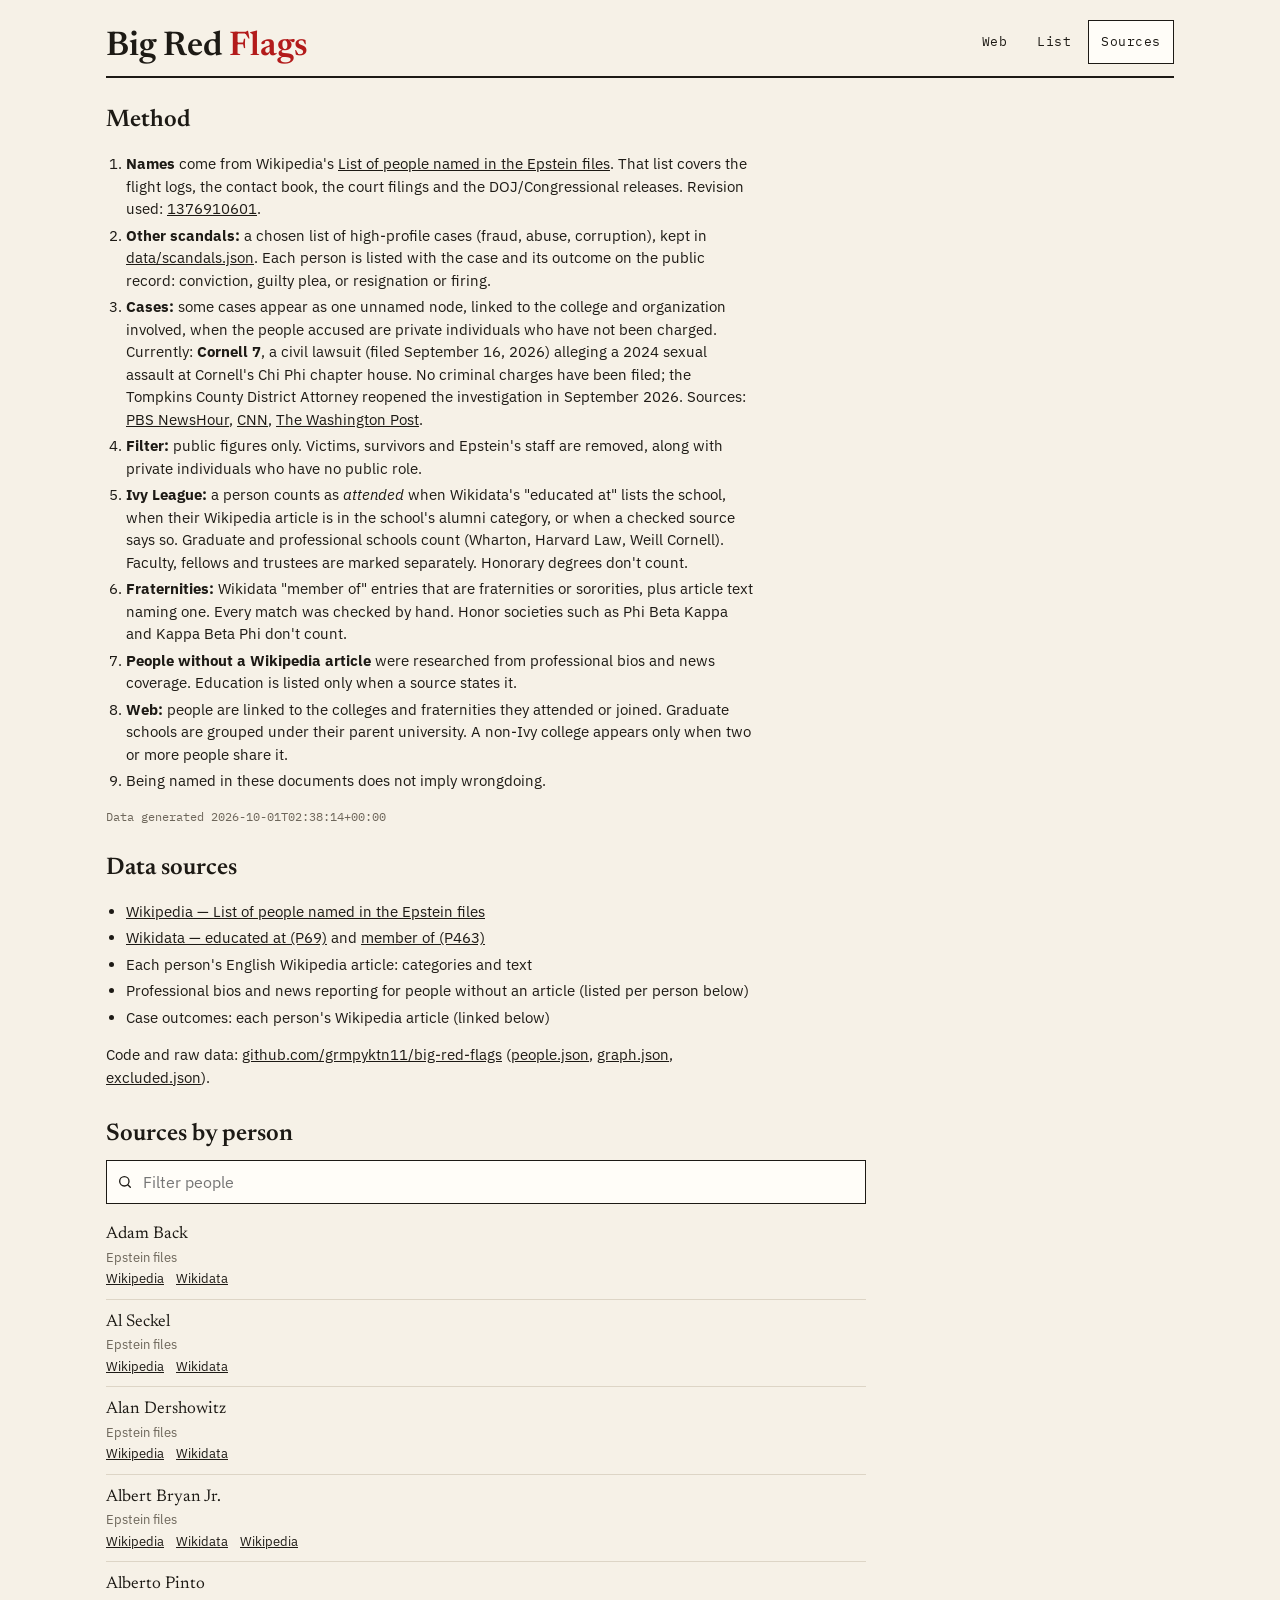
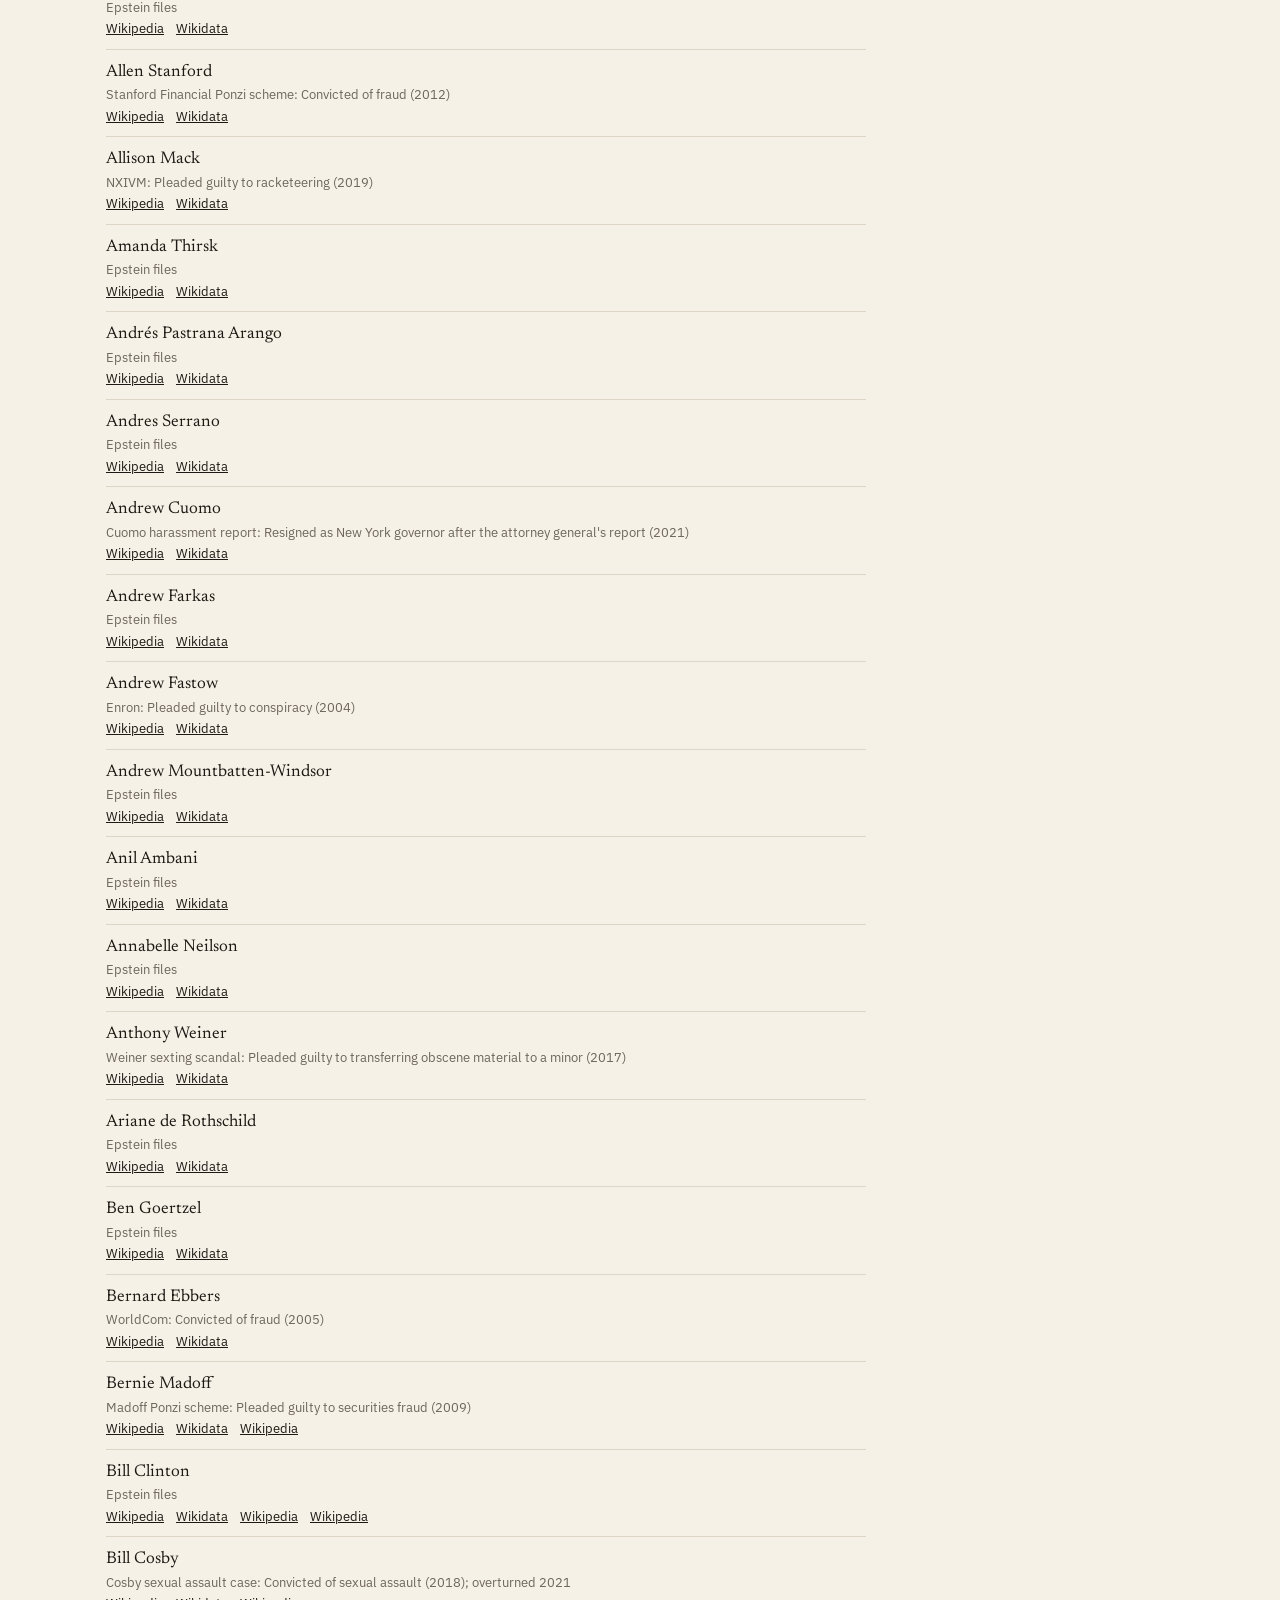
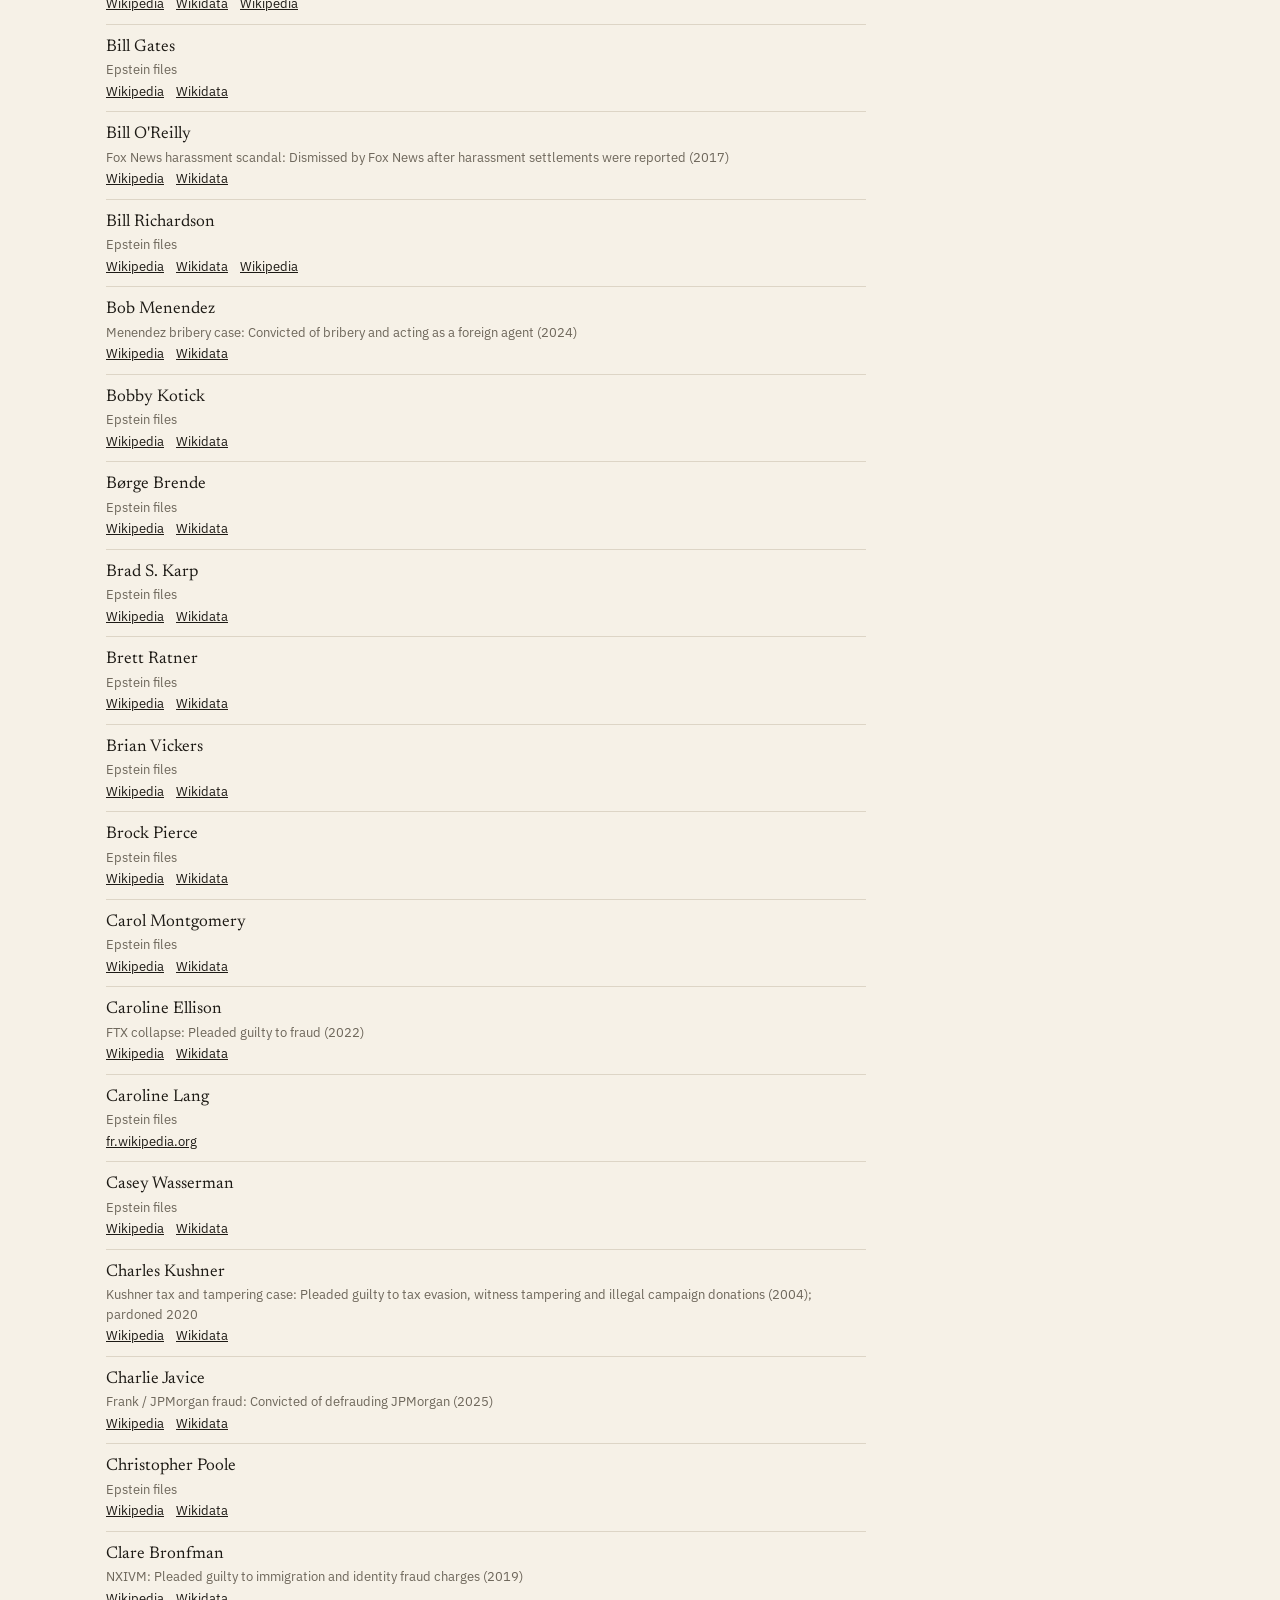
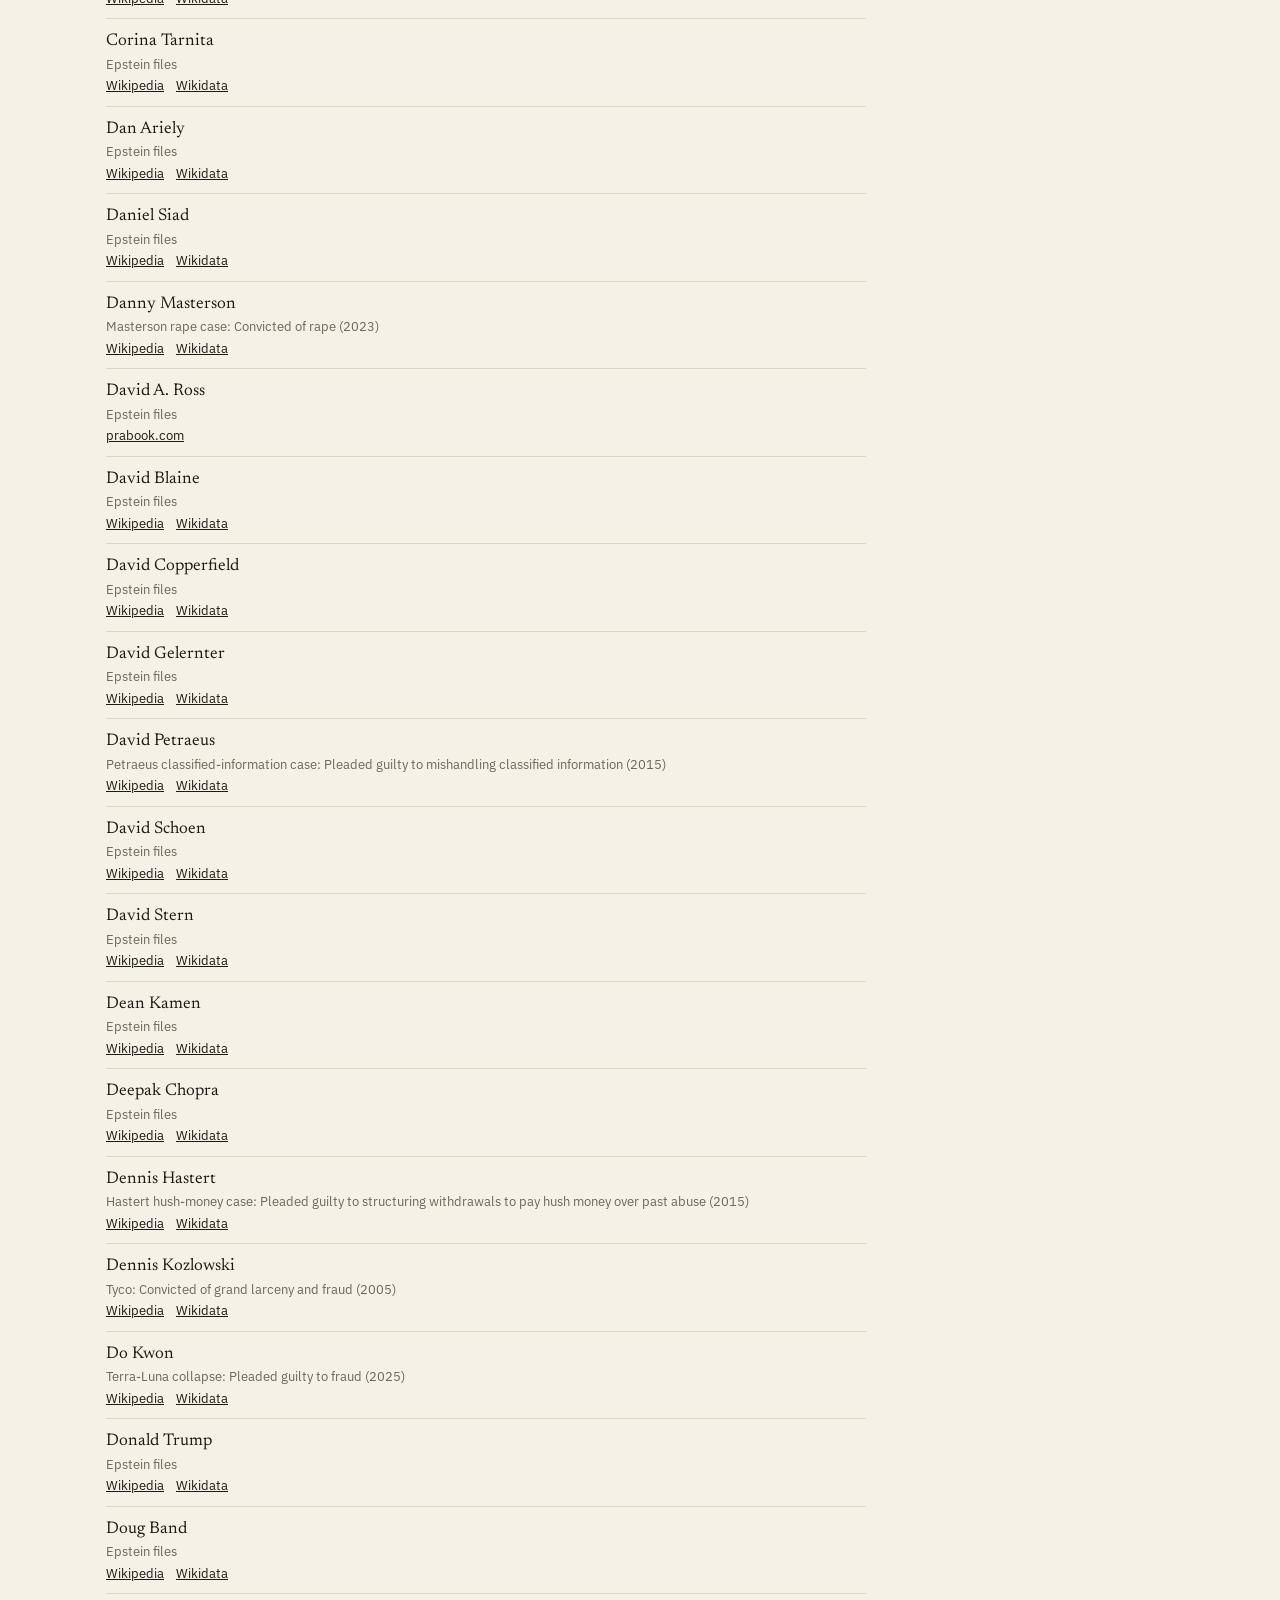
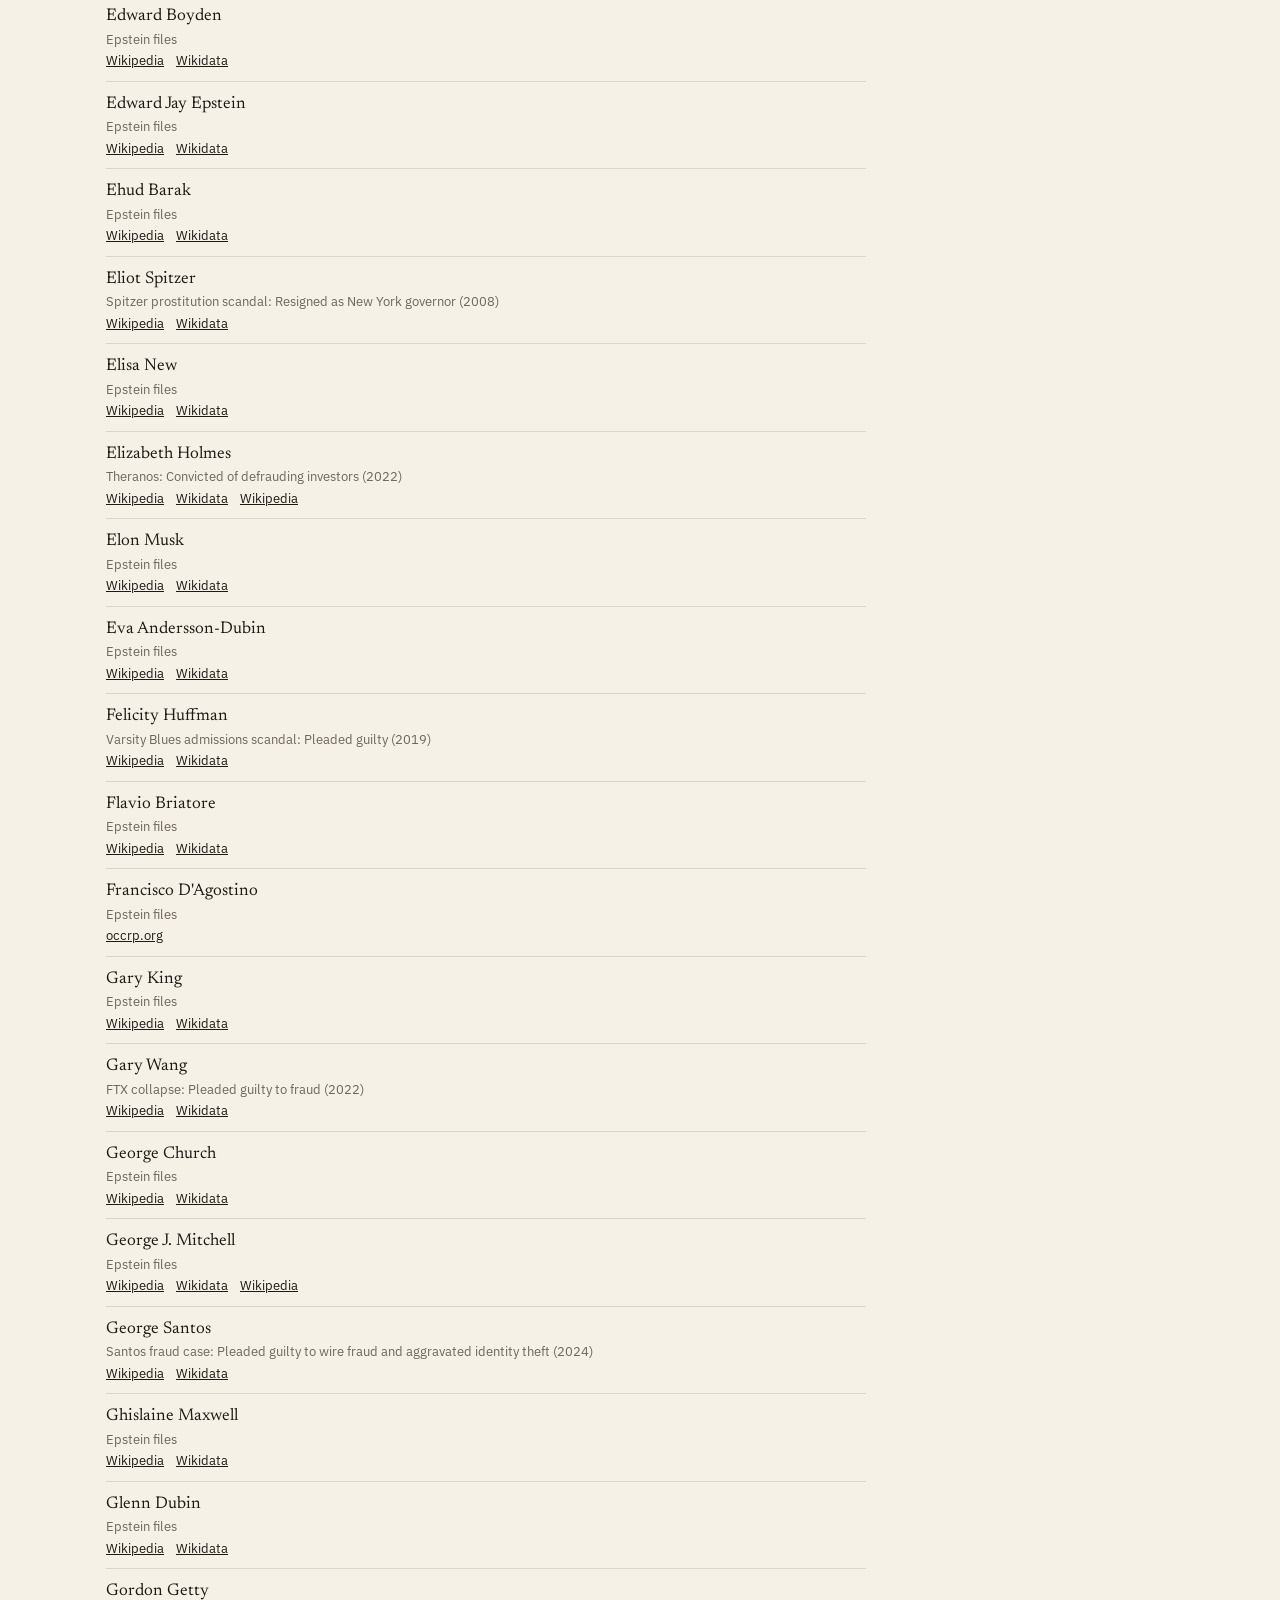
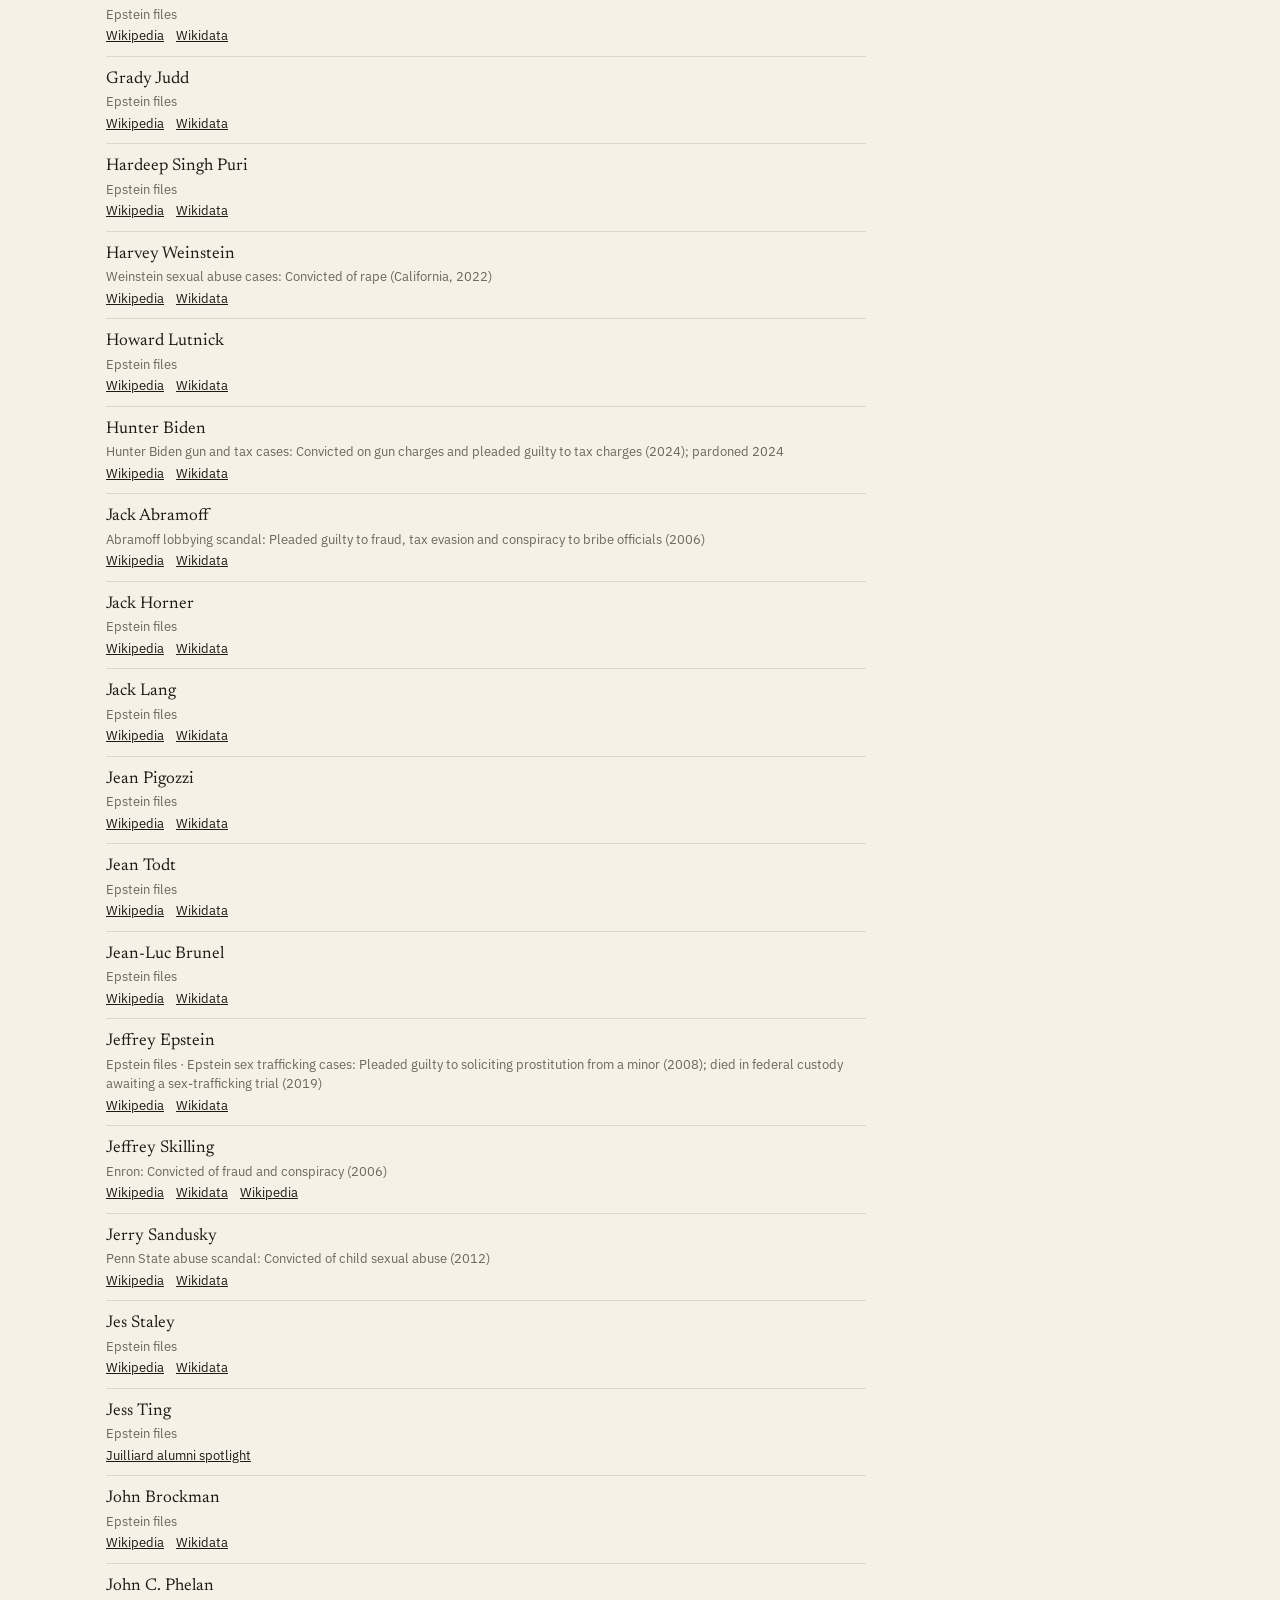
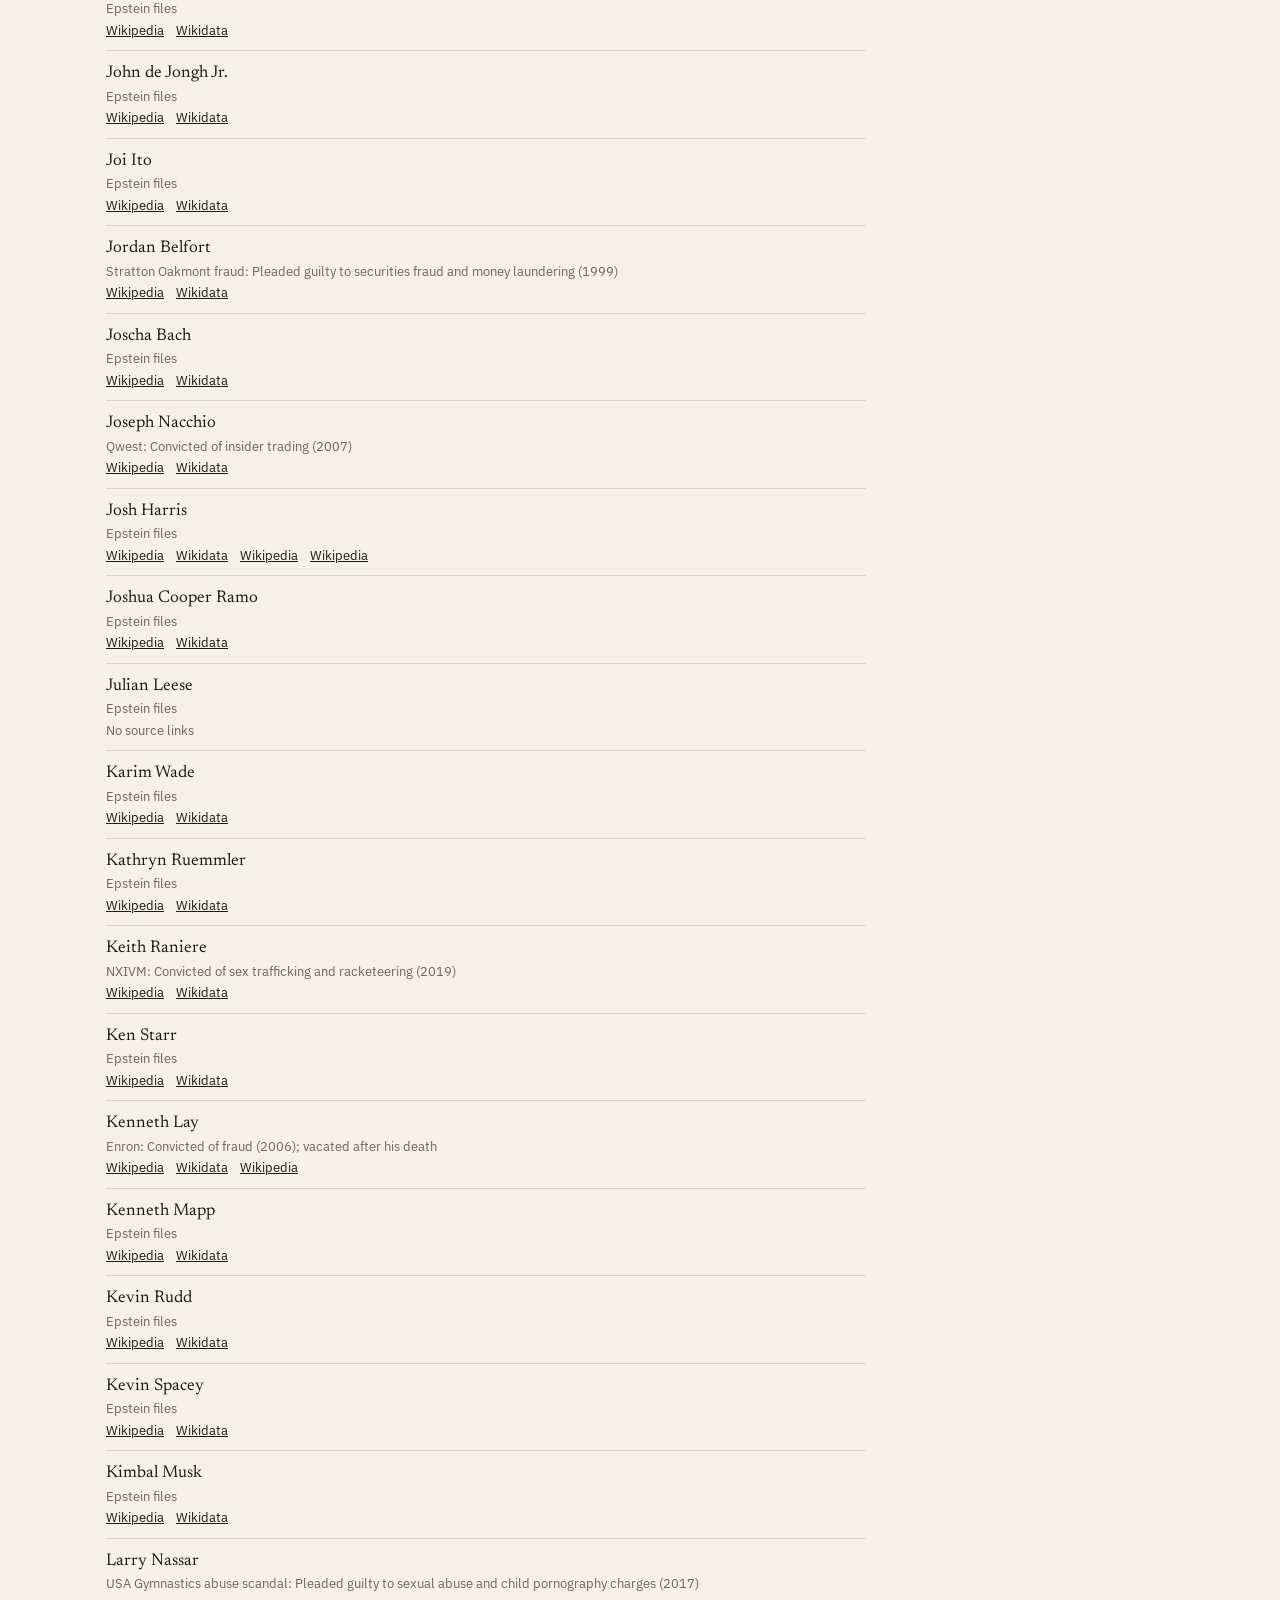
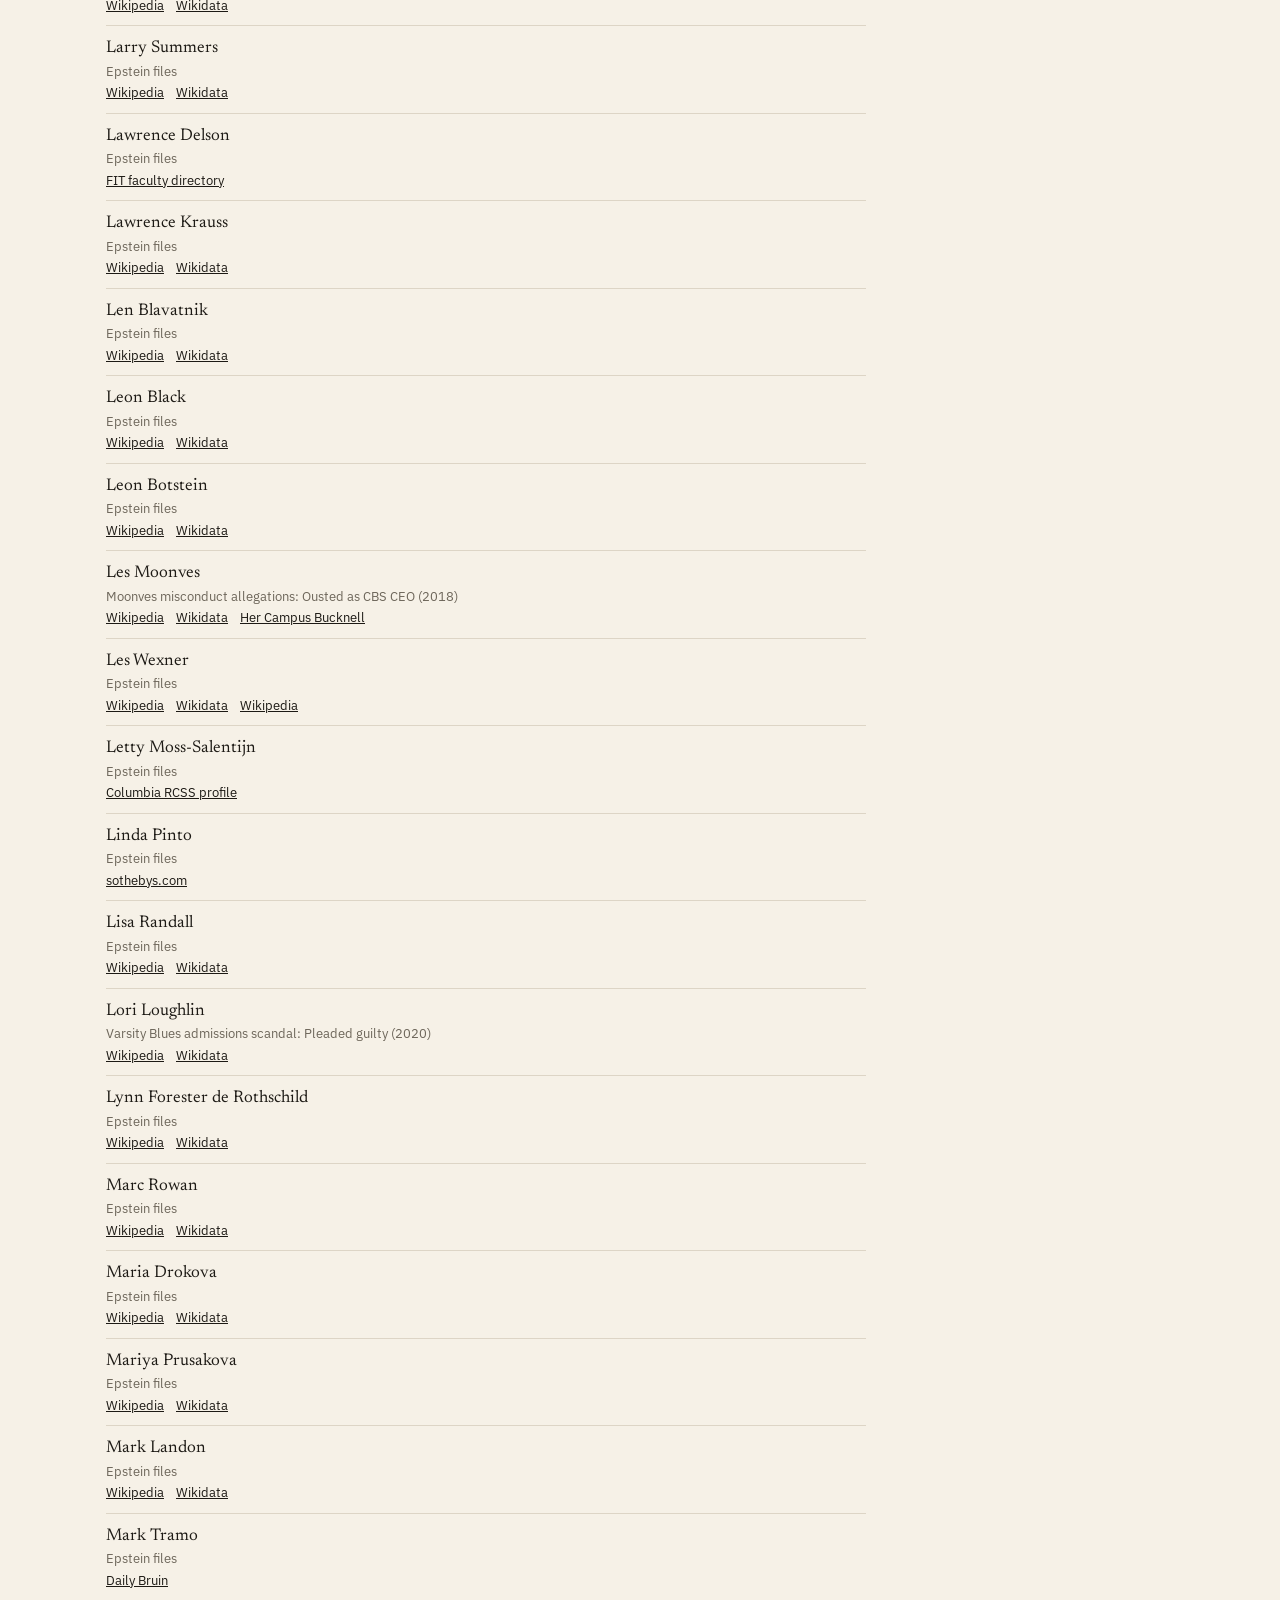
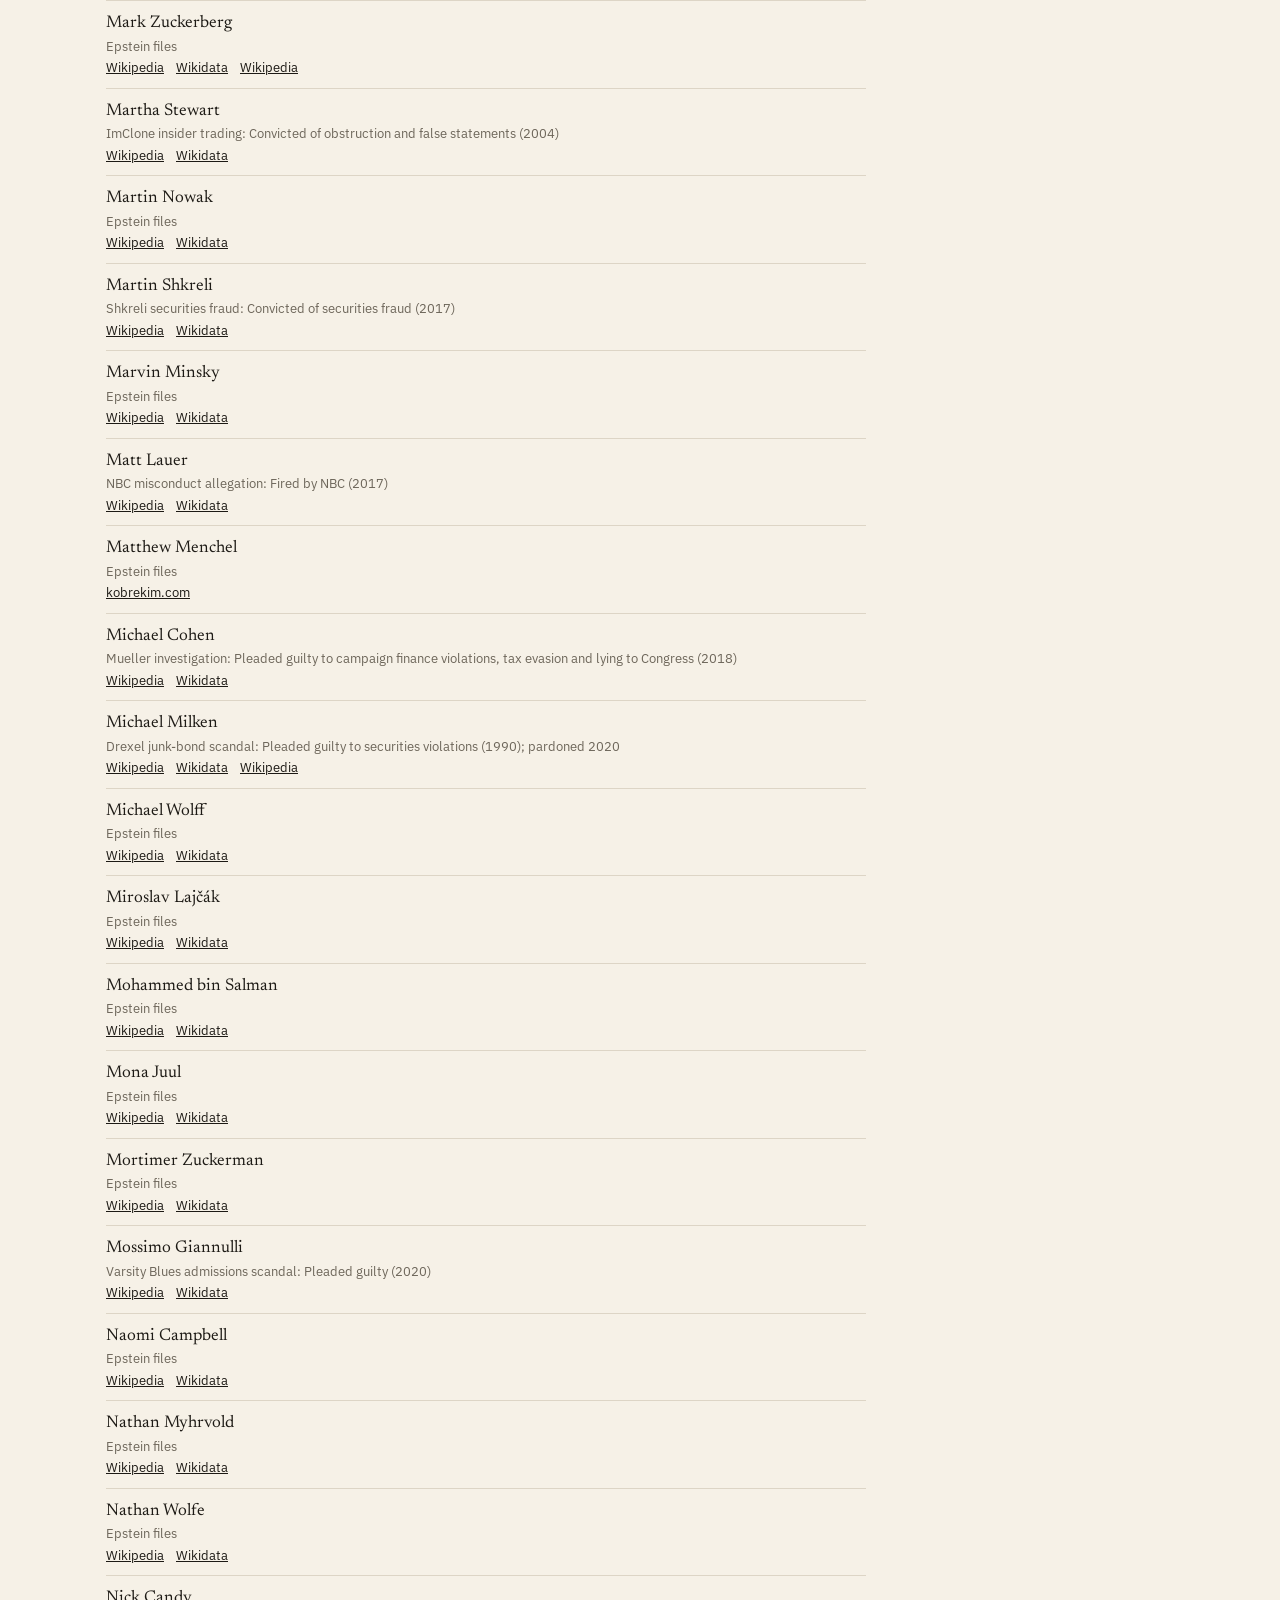
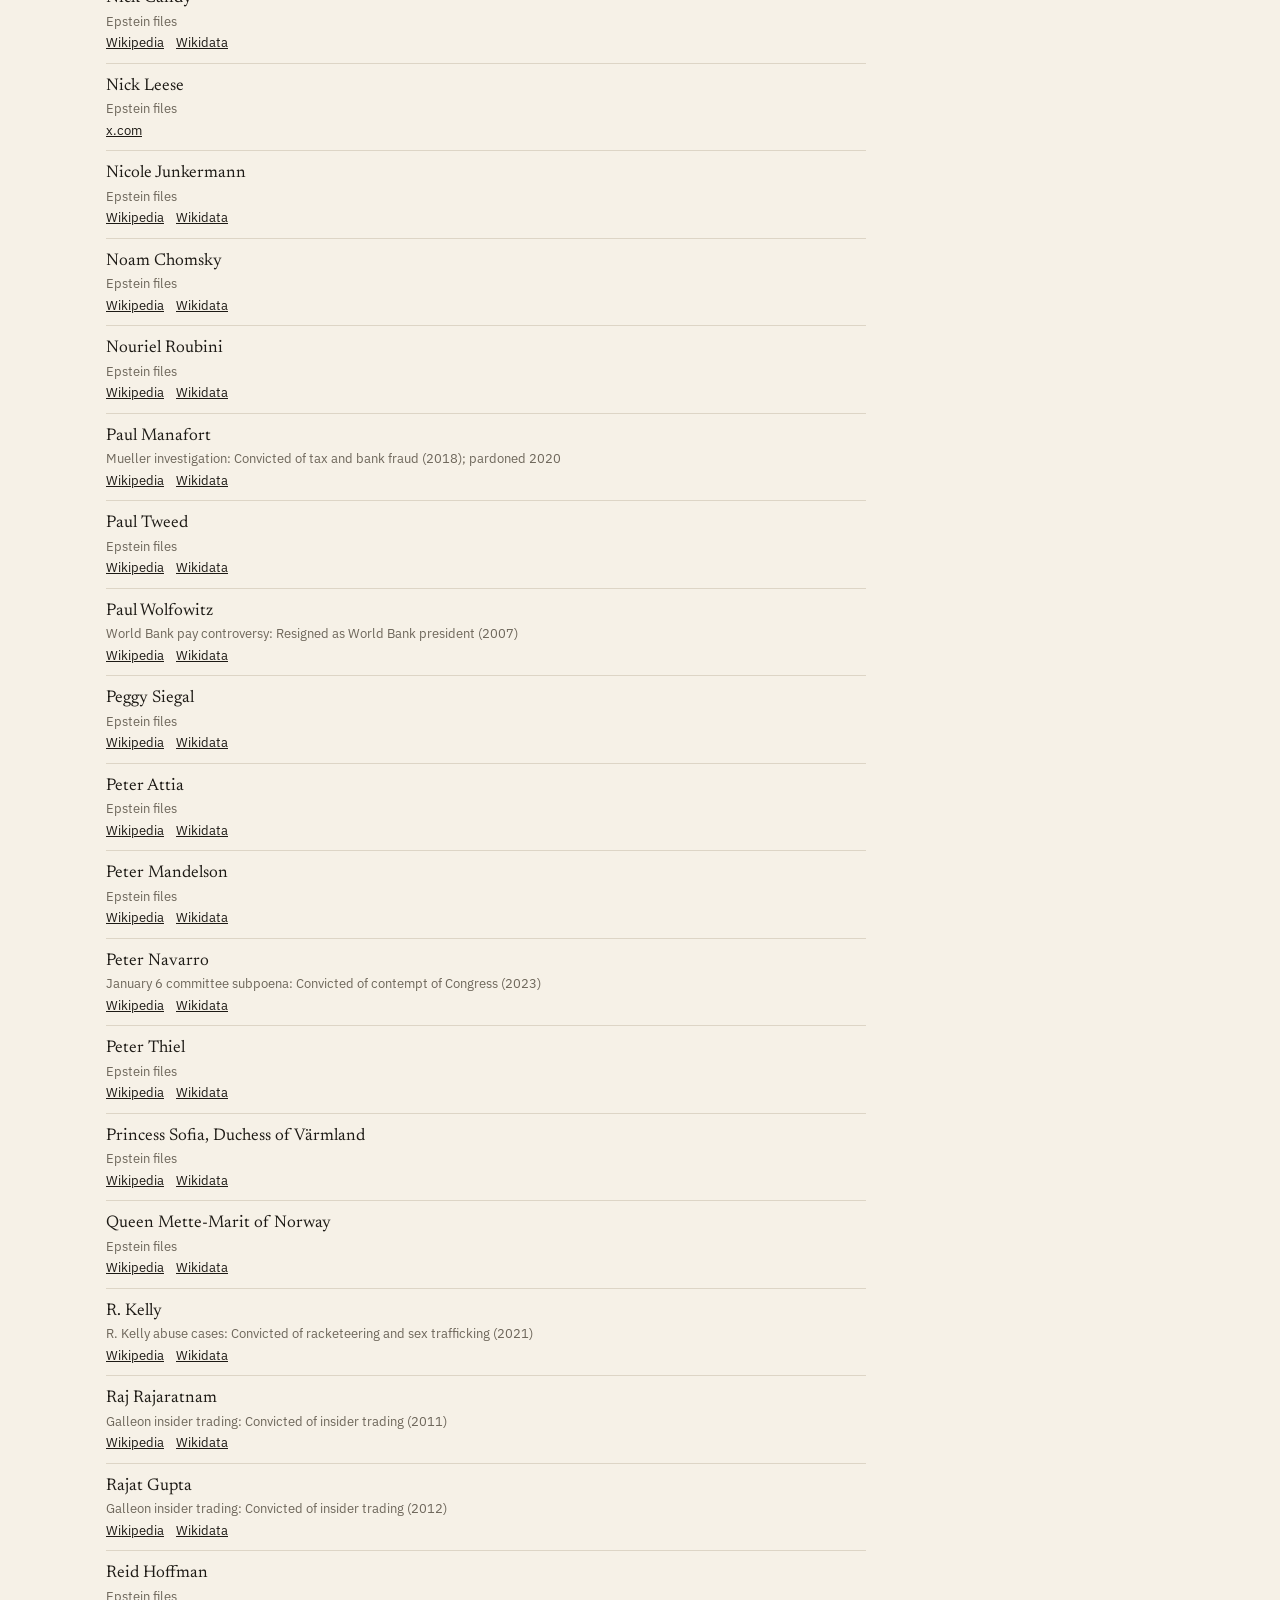
<file: docs/sources.html>
<!doctype html>
<html lang="en">
<head>
<meta charset="utf-8">
<meta name="viewport" content="width=device-width, initial-scale=1">
<title>Sources and Method</title>
<link rel="preconnect" href="https://fonts.googleapis.com">
<link rel="preconnect" href="https://fonts.gstatic.com" crossorigin>
<link href="https://fonts.googleapis.com/css2?family=Newsreader:opsz,wght@6..72,400;6..72,600&family=IBM+Plex+Mono:wght@400;500&family=IBM+Plex+Sans:wght@400;500;600&display=swap" rel="stylesheet">
<link rel="stylesheet" href="assets/site.css">
<style>
main{max-width:760px}
h2{font-family:var(--serif);font-weight:600;font-size:24px;margin:28px 0 8px;padding-top:12px;border-top:1px solid var(--line)}
h2:first-child{border-top:0;margin-top:12px}
p,li{max-width:70ch}
ol,ul{padding-left:20px}
li{margin:4px 0}
dl{margin:0}
.src{display:grid;grid-template-columns:minmax(0,1fr);gap:0}
.src>div{padding:10px 0;border-bottom:1px solid var(--line)}
.src .who{font-family:var(--serif);font-size:17px}
.src .links{display:flex;flex-wrap:wrap;gap:4px 12px;font-size:13px;margin-top:2px}
.src .links a{overflow-wrap:anywhere}
.ex{width:100%;border-collapse:collapse;font-size:14px}
.ex td{padding:6px 0;border-bottom:1px solid var(--line);vertical-align:top}
.ex td:first-child{padding-right:12px;white-space:nowrap}
.field{margin:8px 0}
@media (max-width:719px){.ex td:first-child{white-space:normal}}
</style>
</head>
<body>
<div class="wrap">
  <header class="top">
    <h1><a href="index.html">Big Red <span style="color:var(--red)">Flags</span></a></h1>
    <nav class="tabs" aria-label="Pages"><a href="index.html">Web</a><a href="list.html">List</a><a href="sources.html" aria-current="page">Sources</a></nav>
  </header>
  <main>
    <section>
      <h2>Method</h2>
      <ol>
        <li><b>Names</b> come from Wikipedia's <a id="srcLink" href="https://en.wikipedia.org/wiki/List_of_people_named_in_the_Epstein_files">List of people named in the Epstein files</a>. That list covers the flight logs, the contact book, the court filings and the DOJ/Congressional releases. <span id="rev"></span></li>
        <li><b>Other scandals:</b> a chosen list of high-profile cases (fraud, abuse, corruption), kept in <a href="https://github.com/grmpyktn11/big-red-flags/blob/main/data/scandals.json">data/scandals.json</a>. Each person is listed with the case and its outcome on the public record: conviction, guilty plea, or resignation or firing.</li>
        <li><b>Cases:</b> some cases appear as one unnamed node, linked to the college and organization involved, when the people accused are private individuals who have not been charged. Currently: <b>Cornell 7</b>, a civil lawsuit (filed September 16, 2026) alleging a 2024 sexual assault at Cornell's Chi Phi chapter house. No criminal charges have been filed; the Tompkins County District Attorney reopened the investigation in September 2026. Sources: <a href="https://www.pbs.org/newshour/nation/prosecutor-reopens-probe-into-cornell-gang-rape-allegations-after-accuser-files-lawsuit">PBS NewsHour</a>, <a href="https://www.cnn.com/2026/09/29/us/cornell-rape-case-sexual-assault-debate">CNN</a>, <a href="https://www.washingtonpost.com/education/2026/09/28/cornell-rape-allegations-prompt-prosecutor-reopen-criminal-investigation/">The Washington Post</a>.</li>
        <li><b>Filter:</b> public figures only. Victims, survivors and Epstein's staff are removed, along with private individuals who have no public role.</li>
        <li><b>Ivy League:</b> a person counts as <i>attended</i> when Wikidata's "educated at" lists the school, when their Wikipedia article is in the school's alumni category, or when a checked source says so. Graduate and professional schools count (Wharton, Harvard Law, Weill Cornell). Faculty, fellows and trustees are marked separately. Honorary degrees don't count.</li>
        <li><b>Fraternities:</b> Wikidata "member of" entries that are fraternities or sororities, plus article text naming one. Every match was checked by hand. Honor societies such as Phi Beta Kappa and Kappa Beta Phi don't count.</li>
        <li><b>People without a Wikipedia article</b> were researched from professional bios and news coverage. Education is listed only when a source states it.</li>
        <li><b>Web:</b> people are linked to the colleges and fraternities they attended or joined. Graduate schools are grouped under their parent university. A non-Ivy college appears only when two or more people share it.</li>
        <li>Being named in these documents does not imply wrongdoing.</li>
      </ol>
      <p class="muted mono" style="font-size:12px" id="gen"></p>
    </section>

    <section>
      <h2>Data sources</h2>
      <ul>
        <li><a href="https://en.wikipedia.org/wiki/List_of_people_named_in_the_Epstein_files">Wikipedia — List of people named in the Epstein files</a></li>
        <li><a href="https://www.wikidata.org/wiki/Property:P69">Wikidata — educated at (P69)</a> and <a href="https://www.wikidata.org/wiki/Property:P463">member of (P463)</a></li>
        <li>Each person's English Wikipedia article: categories and text</li>
        <li>Professional bios and news reporting for people without an article (listed per person below)</li>
        <li>Case outcomes: each person's Wikipedia article (linked below)</li>
      </ul>
      <p>Code and raw data: <a href="https://github.com/grmpyktn11/big-red-flags">github.com/grmpyktn11/big-red-flags</a> (<a href="data/people.json">people.json</a>, <a href="data/graph.json">graph.json</a>, <a href="data/excluded.json">excluded.json</a>).</p>
    </section>

    <section>
      <h2>Sources by person</h2>
      <label class="field"><svg width="16" height="16" viewBox="0 0 24 24" fill="none" stroke="currentColor" stroke-width="2" stroke-linecap="round" aria-hidden="true"><circle cx="11" cy="11" r="7"/><path d="M20 20l-3.5-3.5"/></svg><span class="sr">Filter people</span><input id="q" type="search" placeholder="Filter people"></label>
      <div class="src" id="list"></div>
    </section>

    <section>
      <h2>Excluded</h2>
      <table class="ex"><tbody id="ex"></tbody></table>
    </section>
  </main>
</div>
<script>
const $=id=>document.getElementById(id);
const esc=s=>String(s??"").replace(/[&<>"']/g,c=>({"&":"&amp;","<":"&lt;",">":"&gt;",'"':"&quot;","'":"&#39;"}[c]));
const safeUrl=u=>/^https:\/\//.test(u||"")?u:"#";
const host=u=>{try{return new URL(u).hostname.replace(/^www\./,"")}catch{return u}};
let P=[];
Promise.all([fetch("data/people.json").then(r=>r.json()),fetch("data/excluded.json").then(r=>r.json()).catch(()=>({excluded:[]}))]).then(([d,x])=>{
  P=d.people;const m=d.meta;
  $("rev").innerHTML=`Revision used: <a href="https://en.wikipedia.org/w/index.php?oldid=${encodeURIComponent(m.source_revision)}">${esc(m.source_revision)}</a>.`;
  $("gen").textContent=`Data generated ${m.generated}`;
  render();
  $("ex").innerHTML=(x.excluded||[]).filter(e=>!/not a person/.test(e.reason)).map(e=>`<tr><td>${esc(e.name)}</td><td class="muted">${esc(e.reason)}</td></tr>`).join("")||'<tr><td class="muted">None</td></tr>';
}).catch(e=>{$("list").innerHTML=`<p class="muted">Could not load data: ${esc(e.message)}</p>`});

function links(p){
  const L=new Map();
  const add=(u,label)=>{if(u&&/^https:\/\//.test(u)&&!L.has(u))L.set(u,label)};
  if(p.url)add(p.url,p.manual?host(p.url):"Wikipedia");
  if(p.qid)add(`https://www.wikidata.org/wiki/${p.qid}`,"Wikidata");
  (p.education_sources||[]).forEach(e=>add(e.url,e.source));
  Object.values(p.schools).forEach(s=>(s.evidence||[]).forEach(e=>add(e.url,e.source.replace(/\s*\(.*\)$/,"").replace(/^Wikipedia.*/,"Wikipedia"))));
  (p.frat.evidence||[]).forEach(e=>add(e.url,e.source.replace(/\s*\(.*\)$/,"").replace(/^Wikipedia.*/,"Wikipedia")));
  return [...L].map(([u,l])=>`<a href="${safeUrl(u)}" target="_blank" rel="noopener">${esc(l)}</a>`).join("");
}
function caseLine(p){const c=[p.epstein?"Epstein files":"",...(p.cases||[]).map(x=>`${x.case}: ${x.outcome}`)].filter(Boolean);return `<div class="muted" style="font-size:13px">${c.map(esc).join(" · ")}</div>`}
function render(){
  const q=$("q").value.trim().toLowerCase();
  const rows=P.filter(p=>!q||(p.name+' '+(p.cases||[]).map(c=>c.case).join(' ')).toLowerCase().includes(q)).sort((a,b)=>a.name.localeCompare(b.name));
  $("list").innerHTML=rows.map(p=>`<div><div class="who">${esc(p.name.replace(/\s*\(.*\)$/,""))}</div>${caseLine(p)}<div class="links">${links(p)||'<span class="muted">No source links</span>'}</div></div>`).join("")||'<p class="muted">No matches.</p>';
}
$("q").addEventListener("input",render);
</script>
</body>
</html>
</file>
<file: docs/assets/site.css>
:root{
  --bg:#f6f1e7;--surface:#fffdf8;--ink:#1d1a15;--muted:#6d665a;--line:#ddd5c6;--hl:#efe9dd;--dot:#c9c1b2;
  --yes:#22552f;--yes-bg:#e3efe5;--maybe:#7a4d00;--maybe-bg:#f7ead0;--greek:#4d2a78;--greek-bg:#efe7f7;
  --college:#1f4e79;--frat:#7a2e5a;--club:#a14a00;--pub:#1d6b63;--honor:#6d665a;--red:#b31b1b;
  --serif:'Newsreader',Georgia,serif;--sans:'IBM Plex Sans',system-ui,sans-serif;--mono:'IBM Plex Mono',ui-monospace,monospace;
}
@media (prefers-color-scheme: dark){
  :root:not([data-theme="light"]){
    --bg:#15130f;--surface:#1d1a15;--ink:#efe9dd;--muted:#a39a89;--line:#332e26;--hl:#25211a;--dot:#4a4439;
    --yes:#8fd19e;--yes-bg:#1b3222;--maybe:#e6b454;--maybe-bg:#33280f;--greek:#cdb5f2;--greek-bg:#2c2140;
    --college:#8cb8e6;--frat:#e59ac6;--club:#f0a060;--pub:#6fcfc2;--honor:#a39a89;--red:#ff7a70;
  }
}
:root[data-theme="dark"]{
  --bg:#15130f;--surface:#1d1a15;--ink:#efe9dd;--muted:#a39a89;--line:#332e26;--hl:#25211a;--dot:#4a4439;
  --yes:#8fd19e;--yes-bg:#1b3222;--maybe:#e6b454;--maybe-bg:#33280f;--greek:#cdb5f2;--greek-bg:#2c2140;
  --college:#8cb8e6;--frat:#e59ac6;--club:#f0a060;--pub:#6fcfc2;--honor:#a39a89;--red:#ff7a70;
}
*{box-sizing:border-box}
html,body{margin:0}
body{background:var(--bg);color:var(--ink);font:15px/1.5 var(--sans)}
a{color:var(--ink)}a:hover{color:var(--muted)}
button,input,select{font:inherit;color:inherit}
.sr{position:absolute;width:1px;height:1px;overflow:hidden;clip:rect(0 0 0 0);white-space:nowrap}
.wrap{max-width:1100px;margin:0 auto;padding:20px 16px 48px}
.top{display:flex;flex-wrap:wrap;align-items:flex-end;justify-content:space-between;gap:10px 20px;padding-bottom:12px;border-bottom:2px solid var(--ink)}
.top h1{margin:0;font-family:var(--serif);font-weight:600;font-size:34px;line-height:1}
.top h1 a{text-decoration:none}
nav.tabs{display:flex;gap:4px}
nav.tabs a{display:inline-flex;align-items:center;min-height:44px;padding:0 12px;text-decoration:none;font-family:var(--mono);font-size:13px;letter-spacing:.04em;border:1px solid transparent}
nav.tabs a[aria-current="page"]{border-color:var(--ink);background:var(--surface)}
.stats{display:flex;flex-wrap:wrap;gap:4px 20px;padding:12px 0;font-family:var(--mono);font-size:12px;color:var(--muted)}
.stats b{font-family:var(--serif);font-size:20px;color:var(--ink);font-weight:600;margin-right:4px}
.field{display:flex;align-items:center;gap:8px;min-height:44px;padding:0 10px;border:1px solid var(--ink);background:var(--surface)}
.field input{flex:1;border:0;outline:none;background:transparent;font-size:16px;min-width:0}
.field:focus-within{outline:2px solid var(--ink);outline-offset:1px}
select{font-size:16px;min-height:44px;padding:0 10px;border:1px solid var(--ink);background:var(--surface);border-radius:0}
.btn{min-height:44px;min-width:44px;padding:0 12px;border:1px solid var(--ink);background:var(--surface);cursor:pointer}
.btn[aria-pressed="true"]{background:var(--ink);color:var(--bg)}
.mono{font-family:var(--mono)}
.muted{color:var(--muted)}
</file>
